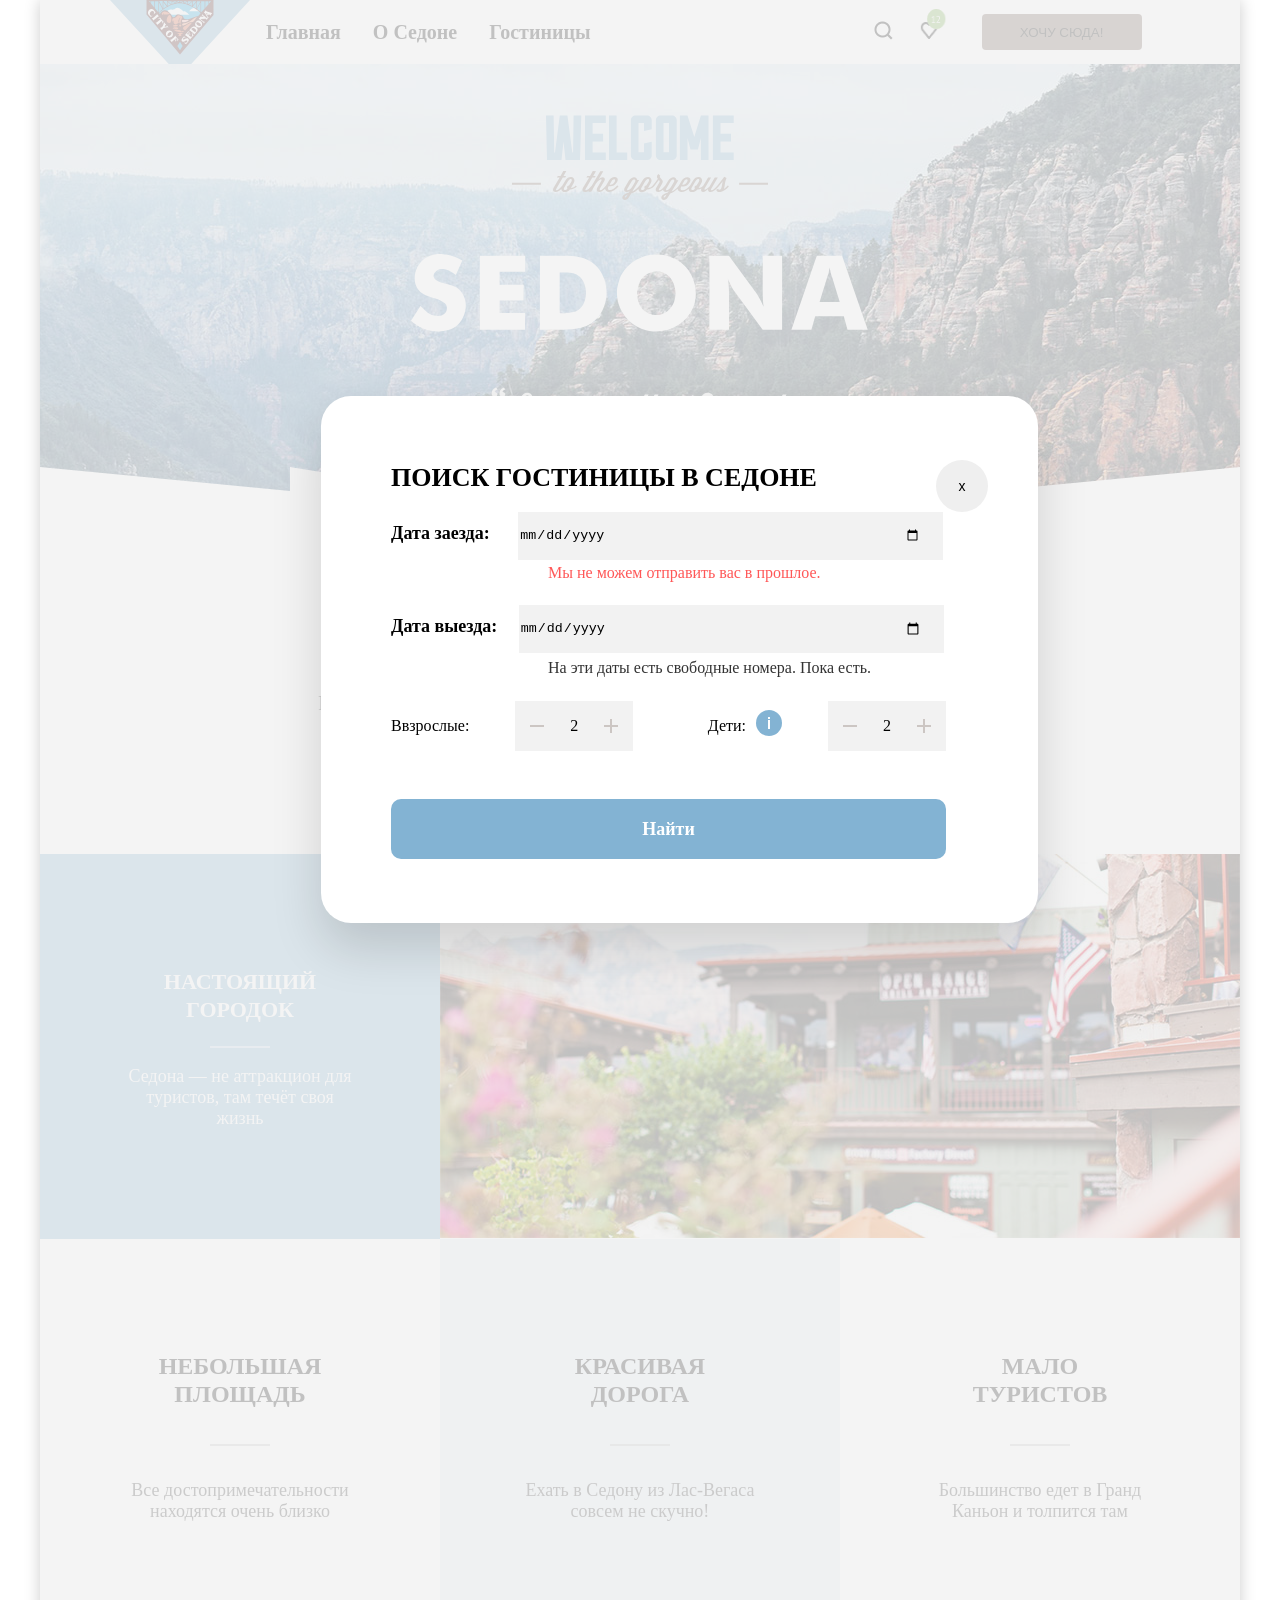
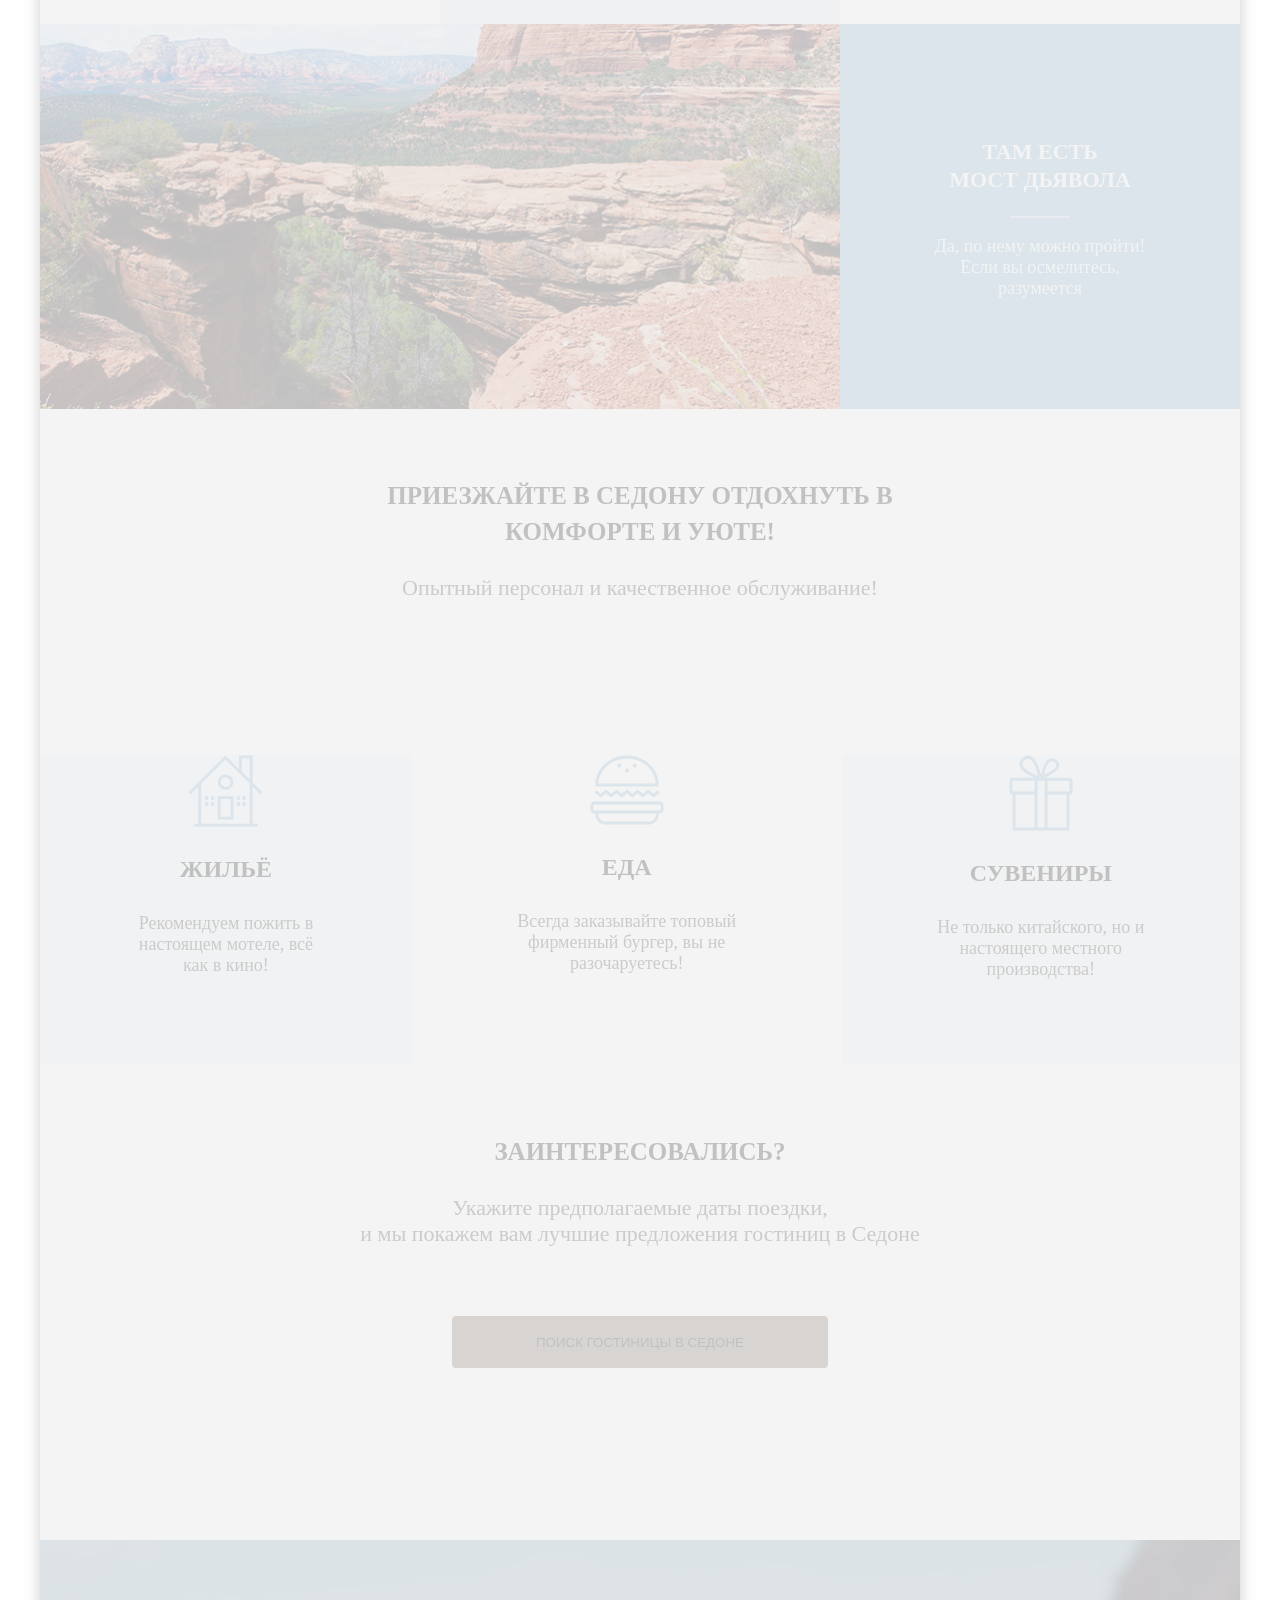
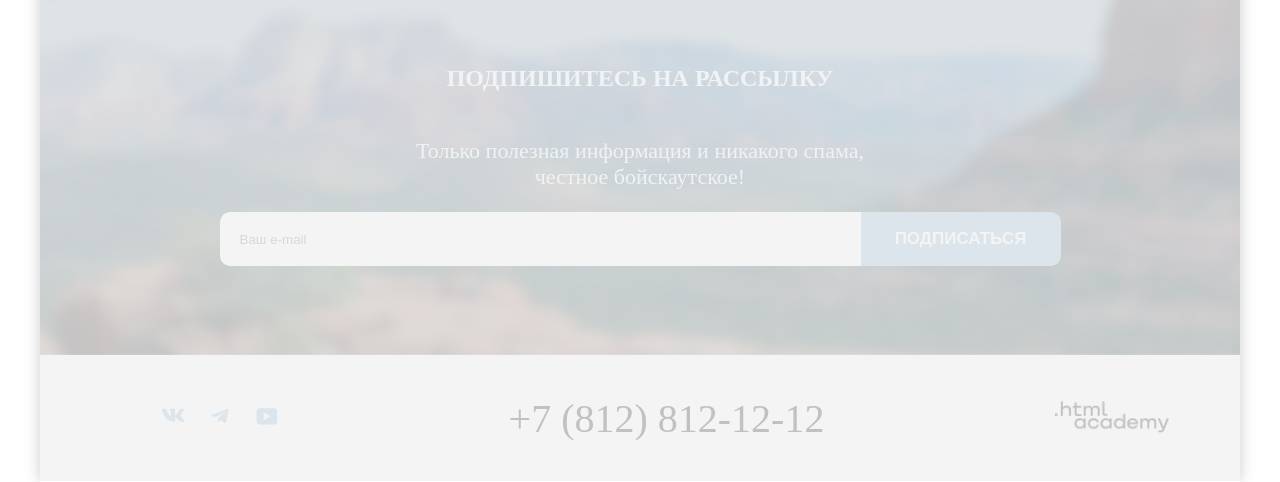
<file: index.html>
<!DOCTYPE html>
<html lang="ru">
  <head>
    <meta charset="utf-8">
    <title>HTML Academy: Седона</title>
    <link rel="stylesheet" href="styles/styles.css">
    <link rel="icon" type="image/png" sizes="32x32" href="images/favicon-32x32.png">
  </head>
  <body>
      <header class="page-header">
        <a class="logo-city-of-sedona"><img src="images/logo.svg" width="140"  height="70" alt="Логотип сайта городка Седона"></a>
        <div class="navigation">
          <div class="navigation-block">
          <ul class="navigation-list">
            <li class="navigation-item"><a class="navigation-link" href="index.html">Главная</a></li>
            <li class="navigation-item"><a class="navigation-link" href="#">О Седоне</a></li>
            <li class="navigation-item"><a class="navigation-link" href="catalog.html">Гостиницы</a></li>
          </ul>
          </div>
          <div class="navigation-block">
            <a class="navigation-link-search" href="#">
              <span class="visually-hidden">Поиск</span>
              <img src="images/Поиск.png" width="44"  height="64" alt="Поиск">
            </a>
            <a class="navigation-link-like" href="#">
              <span class="visually-hidden">Избранное</span>
              <img src="images/Избранное.png" width="40"  height="64" alt="Избранное">
            </a>

        </div>
        <button class="button button-header"  type="submit">ХОЧУ СЮДА!</button>
      </header>
    <main class="main-index">
      <section class="hero">
        <h1 class="visually-hidden">Седона</h1>

      <div class="welcome">
        <img class="welcome-img" src="images/welcome.svg" width="458"  height="352" alt="Welcome to the gorgeous Sedona, becouse the Grand Canyon sucks!">
        <img class="divider" src="images/divider.png" width="1200"  height="57" alt="Лесенка на главной картинке">
      </div>

      </section>

      <div class="info">
        <h2 class="introductory-heading">Седона — небольшой городок в Аризоне, заслуживающий большего!</h2>
        <p class="introductory-text">Рассмотрим причины, по которым Седона круче, чем Гранд-Каньон!</p>
      </div>
    <div class="grid">
      <section class="the-town">
      <div class="real-tow">
        <h3 class="maine-text">НАСТОЯЩИЙ ГОРОДОК</h3>
        <img class="strip" src="images/Rectangle.png" alt="Полоска">
        <p class="text">Седона — не аттракцион для туристов, там течёт своя жизнь</p>
      </div>
        <img src="images/house.jpg" width="800"  height="384" alt="Фото отеля">
      </section>

      <section class="advantages">
        <h2 class="visually-hidden">Преимущества</h2>
        <ul class="advantages-list">
          <li class="advantages-item">
            <h3 class="advantages-title">Небольшая площадь</h3>
            <img class="strip-center" src="images/Rectangle.png" alt="Полоска">
            <p class="advantages-description text">Все достопримечательности находятся очень близко</p>
          </li>
          <li class="advantages-item advantages-item-color">
            <h3 class="advantages-title">Красивая дорога</h3>
            <img class="strip-center" src="images/Rectangle.png" alt="Полоска">
            <p class="advantages-description text">Ехать в Седону из Лас-Вегаса совсем не скучно!</p>
          </li>
          <li class="advantages-item">
            <h3 class="advantages-title">Мало туристов</h3>
            <img class="strip-center" src="images/Rectangle.png" alt="Полоска">
            <p class="advantages-description text">Большинство едет в Гранд Каньон и толпится там</p>
          </li>
        </ul>
      </section>

      <section class="devils-bridge">
        <img src="images/red-gargeous.jpg" width="800"  height="385" alt="Фото каньёна">
      <div class="bridge">
        <h3 class="maine-text">Там есть мост дьявола</h3>
        <img class="strip" src="images/Rectangle.png" alt="Полоска">
        <p class="text">Да, по нему можно пройти! Если вы осмелитесь, разумеется</p>
      </div>
      </section>
    </div>
      <div class="info">
        <h2 class="introductory-heading">Приезжайте в Седону отдохнуть в комфорте и уюте!</h2>
        <p class="introductory-text">Опытный персонал и качественное обслуживание!</p>
      </div>
      <section class="still-advantages">
        <h2 class="visually-hidden">Преимущества</h2>
        <ul class="still-advantages-list">
          <li class="advantages-item">
            <img src="images/Vector-house.svg" width="75"  height="72" alt="Иконка дома">
            <h3 class="still-advantages-title">Жильё</h3>
            <p class="advantages-description">Рекомендуем пожить в настоящем мотеле, всё как в кино!</p>
          </li>
          <li class="advantages-item advantages-item-food">
            <img src="images/food.svg" width="74"  height="70" alt="Иконка гамбургера">
            <h3 class="still-advantages-title">Еда</h3>
            <p class="advantages-description">Всегда заказывайте топовый фирменный бургер, вы не разочаруетесь!</p>
          </li>
          <li class="advantages-item">
            <img src="images/Vector-gift.svg" width="64"  height="76" alt="Иконка подарка">
            <h3 class="still-advantages-title">Сувениры</h3>
            <p class="advantages-description">Не только китайского, но и настоящего местного производства!</p>
          </li>
        </ul>
      </section>

      <div class="info-search">
        <h2 class="introductory-heading">Заинтересовались?</h2>
        <p class="introductory-text">Укажите предполагаемые даты поездки,<br> и мы покажем вам лучшие предложения гостиниц в Седоне</p>
        <button class="button button-search-hotel" type="submit">ПОИСК ГОСТИНИЦЫ В СЕДОНЕ</button>
      </div>

      <section class="photo-newsletter">
      <div class="newsletter">
        <h2 class="text-newsletter introductory-heading-newsletter">Подпишитесь на рассылку</h2>
        <p class="text-newsletter introductory-text-newsletter">Только полезная информация и никакого спама,<br> честное бойскаутское!</p>
      <form class="newsletter-form" action="https://echo.htmlacademy.ru/" method="post">
          <label for="newsletter-email" class="visually-hidden">Email</label>
          <input class="field"  placeholder="Ваш e-mail" type="email" name="newsletter-email" id="newsletter-email" required>
          <button class="button button-newsletter" type="submit">Подписаться</button>
      </form>
    </div>
      </section>

      <footer class="page-footer">
        <section class="footer-social">
            <h2 class="visually-hidden">Социальные сети</h2>
            <ul class="footer-social-list">
              <li class="footer-social-item vk">
                <a class="button" href="https://vk.com/htmlacademy">
                  <img src="images/VK.svg" width="24"  height="14" alt="В контакте">
                  <span class="visually-hidden vkontakte">Вконтакте</span>
                </a>
              </li>
              <li class="footer-social-item telegramm">
                <a class="button" href="https://t.me/htmlacademy">
                  <img src="images/TELEGRAMM.svg" width="18"  height="15" alt="Телеграм">
                  <span class="visually-hidden">Телеграм</span>
                </a>
              </li>
              <li class="footer-social-item">
                <a class="button" href="https://www.youtube.com/user/htmlacademyru">
                  <img src="images/YOUTUBE.svg" width="22"  height="17" alt="Ютуб">
                  <span class="visually-hidden">Ютуб</span>
                </a>
              </li>
            </ul>
          </section>

          <section class="contacts-number">
          <h3 class="telephone-number">+7 (812) 812-12-12</h3>
        </section>

        <div class="footer-link">
          <a class="button" href="https://htmlacademy.ru/"><img src="images/HTML-Academy.png" width="114"  height="32" alt="Html academy"></a>
        </div>
        </footer>
      </main>

    <section class="popover-container">
    <div class="popover active">
    <div class="popover-cart">
      <div class="header-popover">
        <h2 class="popover-title">ПОИСК ГОСТИНИЦЫ В СЕДОНЕ</h2>
        <button class="popover-close-button button button-light">x
          <span class="visually-hidden">Закрыть</span>
        </button>
      </div>
      <form action="#">
        <div class="form-group">
          <label for="check" class="date_check">
            Дата заезда:
          </label>
          <input type="date" id="check" class="check" name="check" placeholder="27 апреля 2020">
          <p class="form-group-text-red">Мы не можем отправить вас в прошлое.</p>
        </div>
        <div class="form-group">
          <label for="check" class="date_check">
            Дата выезда:
          </label>
          <input type="date" id="check" class="check check_oute" name="check" placeholder="1 сентября 2023">
          <p class="form-group-text-black">На эти даты есть свободные номера. Пока есть.</p>
        </div>
        <div class="form-group people">
          <div class="people_people">
            <span class="adults">Ввзрослые:</span>
            <section class="counter">
            <img src="images/button-minus.svg" alt="минус">
            <p class="counter_number">2</p>
            <img src="images/button-plus.svg" alt="плюс">
            </section>
          </div>
          <div class="people_people">
            <span class="children">Дети:</span>
            <span  class="tooltip" data-tooltip="Укажите количество детей, которые будут с вами, возраст которых от 6 до 18 лет. Дети до 6 лет размещаются бесплатно.">
              <img src="images/Group 20.svg" class="footnote" alt="сноска i">
            </span>
            <section class="counter_last">
            <img src="images/button-minus.svg" alt="минус">
            <p class="counter_number">2</p>
            <img src="images/button-plus.svg" alt="плюс">
            </section>
          </div>


        </div>
        <button class="popover-button">Найти</button>
      </form>
    </div>
  </div>
</section>




    <!-- <p>Репозиторий создан для обучения на профессиональном онлайн‑курсе «<a href="https://htmlacademy.ru/intensive/htmlcss">HTML и CSS. Профессиональная вёрстка сайтов</a>».</p> -->

  </body>
</html>
</file>
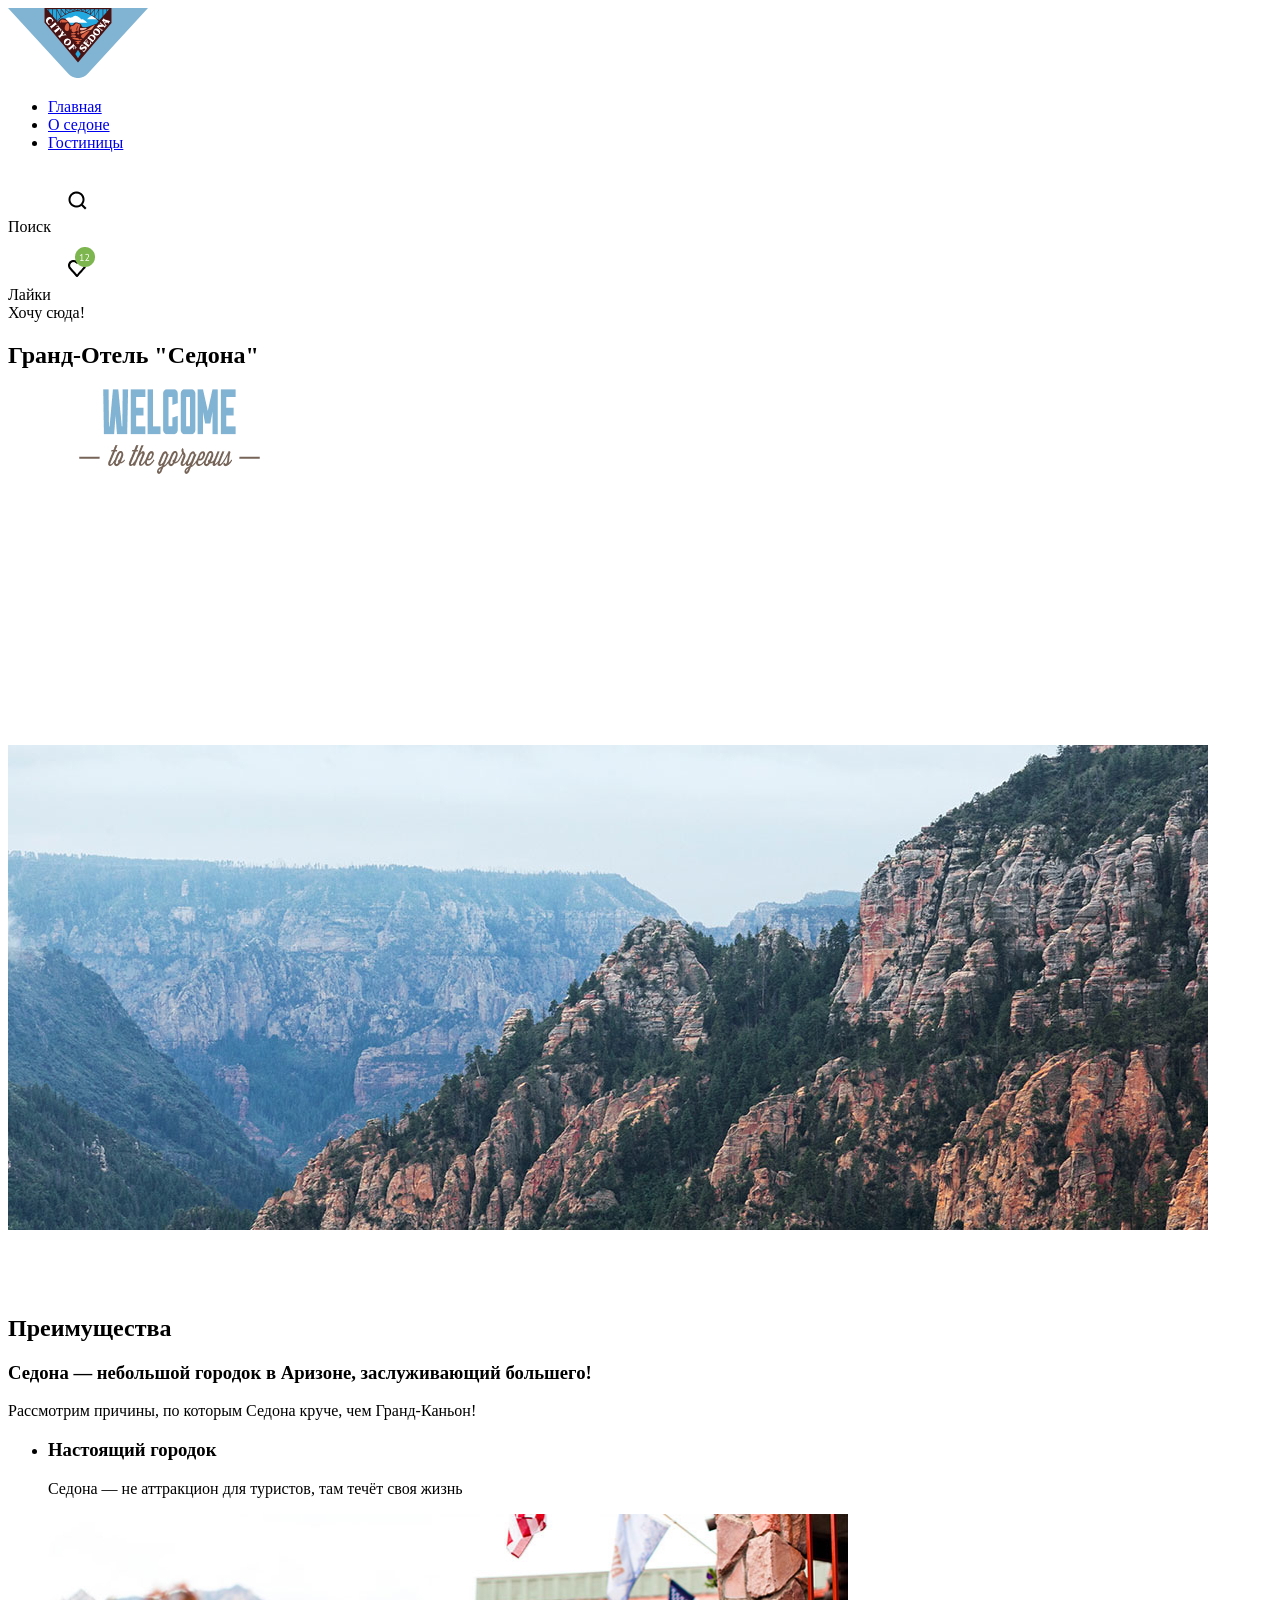
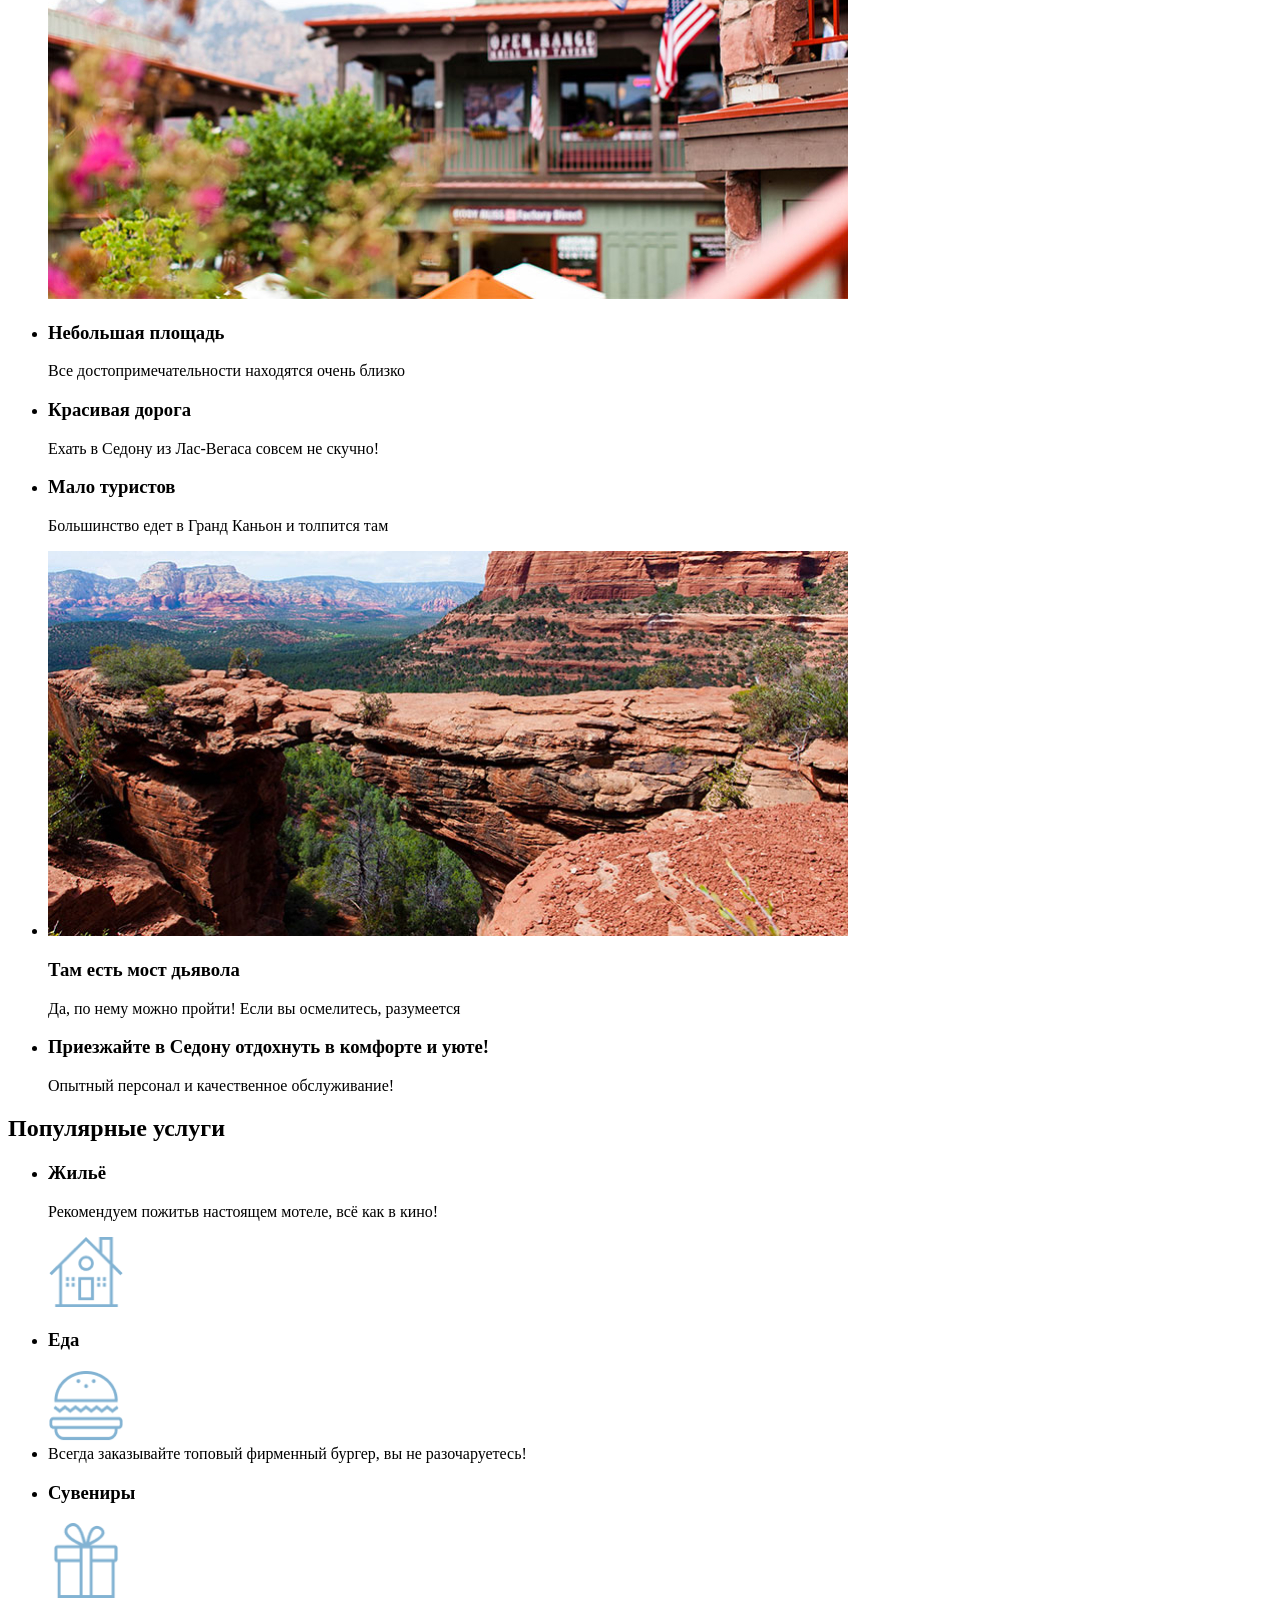
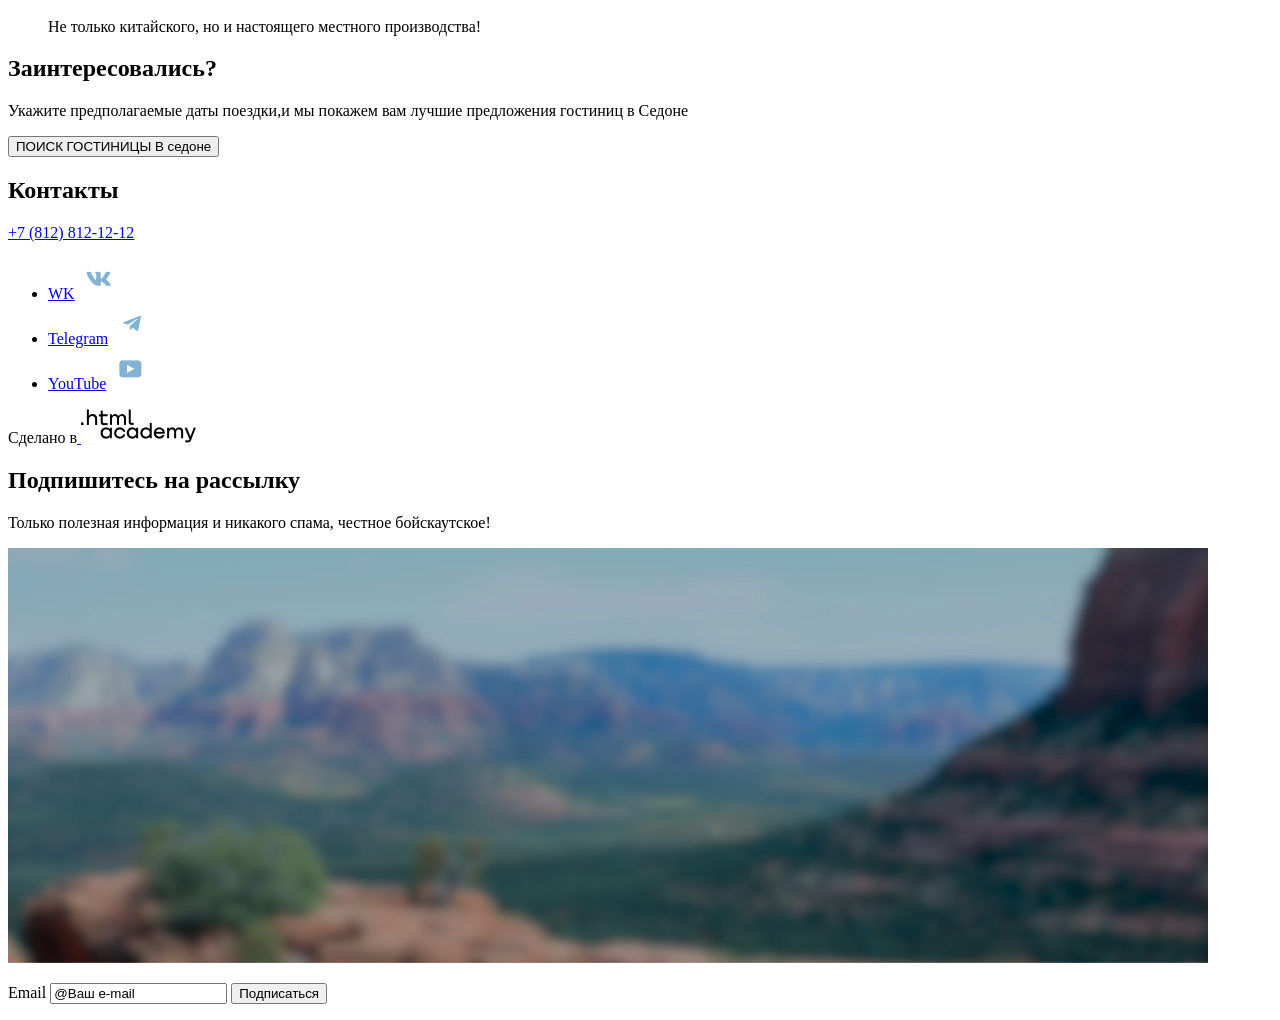
<file: master/index.html>
<!DOCTYPE html>
<html lang="ru">

<head>
	<meta charset="utf-8">
	<title>Главная | Sedona | HTML Academy </title>
	<meta name="viewport" content="width=device-width, initial-scale=1.0">
	<link rel="stylesheet" href="./styles/styles.css">
  <base href="https://htmlacademy-htmlcss.github.io/2180225-sedona-36/master/">
</head>
<body>
	<!-- Начните размечать главную страницу здесь -->
	<header class="page-header">
		<img class="logo" src="/icons/logo.svg" alt="Логотип городка 'Седона'" 	<nav class="navigation">
			<ul class="navigation-list">
				<li class="navigation-item">
					<a class="navigation-link" href="index.html">Главная</a>
				</li>
				<li class="navigation-item">
				<a class="navigation-link" href="#">О седоне</a>
				</li>
				<li class="navigation-item">
					<a class="navigation-link" href="catalog.html">Гостиницы</a>
				</li>
			</ul>
	</nav>

	<div class="navigation-user">
		<div class="navigation-user-link">
			<span class="visibility-hidden">Поиск</span>
		<img src="/images/search.png" alt="Поиск" width="search.png" height="">
		</div>
		<div class="navigation-user-link">
			<span class="visibility-hidden">Лайки</span>
		<img src="/images/liks.png" alt="Поиск" width="" height="">
		</div>
		<div class="navigation-user-link">
			<span class="visibility-hidden">Хочу сюда!</span>
		</div>
	</div>

	</header>

<main class="main-index">
	<section class="hero">
		<h1 class="visibility-hidden">Гранд-Отель "Седона"</h1>
		<img src="images/welcome.jpg" widht="323" height="352"alt="Логотип городка Седона">
		<img src="images/index-background.jpg" widht="1200" height="485"alt="Горный пейзаж">
		<img src="images/divider.png" widht="1200" height="57"alt="Горный пейзаж">
	</section>



<section class="advantages">
	<h2 class="visually-hidden">Преимущества</h2>

	<h3>Седона — небольшой городок в Аризоне,
		заслуживающий большего!</h3>
<p>Рассмотрим причины, по которым Седона круче, чем Гранд-Каньон!</p>
    <ul class="advantages-list">
	  <li class="advantages-item">
   		<h3>Настоящий городок</h3>
		<p class="advantages-description">Седона — не аттракцион для туристов, там течёт своя жизнь</p>
		<img src="images/photo-1.jpg" widht="800" height="385" alt="Улицы в Седоне">
	  </li>
     <li class="advantages-item">
    	<h3 class="advantages-title">Небольшая площадь</h3>
		<p>Все достопримечательности  находятся очень близко</p>
	</li>
     <li class="advantages-item">
    <h3 class="advantages-title">Красивая дорога</h3>
		<p class="advantages-description">Ехать в Седону из Лас-Вегаса совсем не скучно!</p>
	</li>
		<li class="advantages-item">
		<h3 class="advantages-title">Мало туристов</h3>
	<p>Большинство едет в Гранд Каньон и толпится там</p>
   </li>

	<li class="advantages-item">
	<img src="images/photo-2.jpg" width="800" height="385" alt="Мост дьявола">
	<h3 class="advantages-title">Там есть мост дьявола</h3>
	<p class="advantages-description">Да, по нему можно пройти! Если вы осмелитесь, разумеется</p>
   </li>

	<li class="advantages-item">
	<h3 class="visually-hidden">Приезжайте в Седону отдохнуть в комфорте и уюте!

	</h3>
<p class="advantages-description">Опытный персонал и качественное обслуживание!

</p>
</li>
</ul>
		</section>
		<section class="services">
			<h2 class="services-title">Популярные услуги</h2>
			<ul class="services-list">
				<li class="services-item">

					<h3 class="services-name">Жильё</h3>
					<p class="services-price">Рекомендуем пожитьв настоящем мотеле,
						всё как в кино!</p>
						<img src="images/Advantage-icon.png" width="75" height="72" alt="Дом">
					</li>

						<li class="services-item">
				    <h3 class="services-name">Еда</h3>
			<img src="images/1Advantage-icon.png" width="75" height="72" alt="Бургер">
					<li class="services-price">Всегда заказывайте
						топовый фирменный бургер, вы не разочаруетесь!
						</li>
						<li class="services-item">
						<h3 class="services-name">Сувениры</h3>
						<img src="images/2Advantage-icon.png" width="75" height="72" alt="Подарочная коробка">
					<p class="services-price">Не только китайского,
						но и настоящего местного производства!
						</p>
					</li>
				</ul>
			</section>
        <section class="appointment">
						<h2 class="appointment-title">Заинтересовались?</h2>
						<p>Укажите предполагаемые даты поездки,и мы покажем вам лучшие предложения гостиниц в Седоне</p>
						<form class="appointment-form" action="https://echo.htmlacademy.ru" method="post">
<button class="button" type="submit">ПОИСК ГОСТИНИЦЫ В седоне</button>
							</label>
						</form>
		</section>


 <section class="appointment">
	<section class="footer-contacts">
		<h2 class="visually-hidden">Контакты</h2>
		<adress class="footer-contacts-adress-phone">
		<a class="footer-contacts-adress-phone" href="tel:+78128121212">+7 (812) 812-12-12</a>
		</adress>
		<ul class="footer-social-list">
			<li class="footer-social-item"><a class="button" href="https://vk.com/htmlacademy">
				<span class="visually-hidden">WK</span><img src="images/social-vk.png" alt="WK">
			</a></li>

		<li class="footer-social-item"><a class="button" href="https://t.me/htmlacademy">
			<span class="visually-hidden">Telegram</span><img src="images/social-telegram.png" alt="Telegram">
		</a></li>

		<li class="footer-social-item"><a class="button" href="https://www.youtube.com/htmlacademy">
			<span class="visually-hidden">YouTube</span><img src="images/social-youtube.png" alt="YouTube">
		</a></li>
		</ul>
		<p class="visually-hidden">Сделано в<a class="htmlacademy-link" href="https://htmlacademy.ru/">
			<img src="images/logo_htmlacademy.png" alt="Логотип htmlacademy">
		</a></p>
		<h2 class="page-title">Подпишитесь на рассылку</h2>
			<p>Только полезная информация и никакого спама, честное бойскаутское!</p>
			<img class="image" src="images/Subscribe.png" alt="">
<form class="newsletter-form" action="https://echo.htmlacademy.ru/" method="post">
	<p class="newsletter-email">
	<label for="newsletter-email"><span class="visibility-hidden">Email</span></label>
	<input class="field" placecholder="email@example.com" type="email" name="newsletter-email" id="newsletter-email" required value="@Ваш e-mail">
	<button class="button-newsletter-button" type="submit">Подписаться</button>

</form>
</section>
	</section>



</body>
</html>
</file>
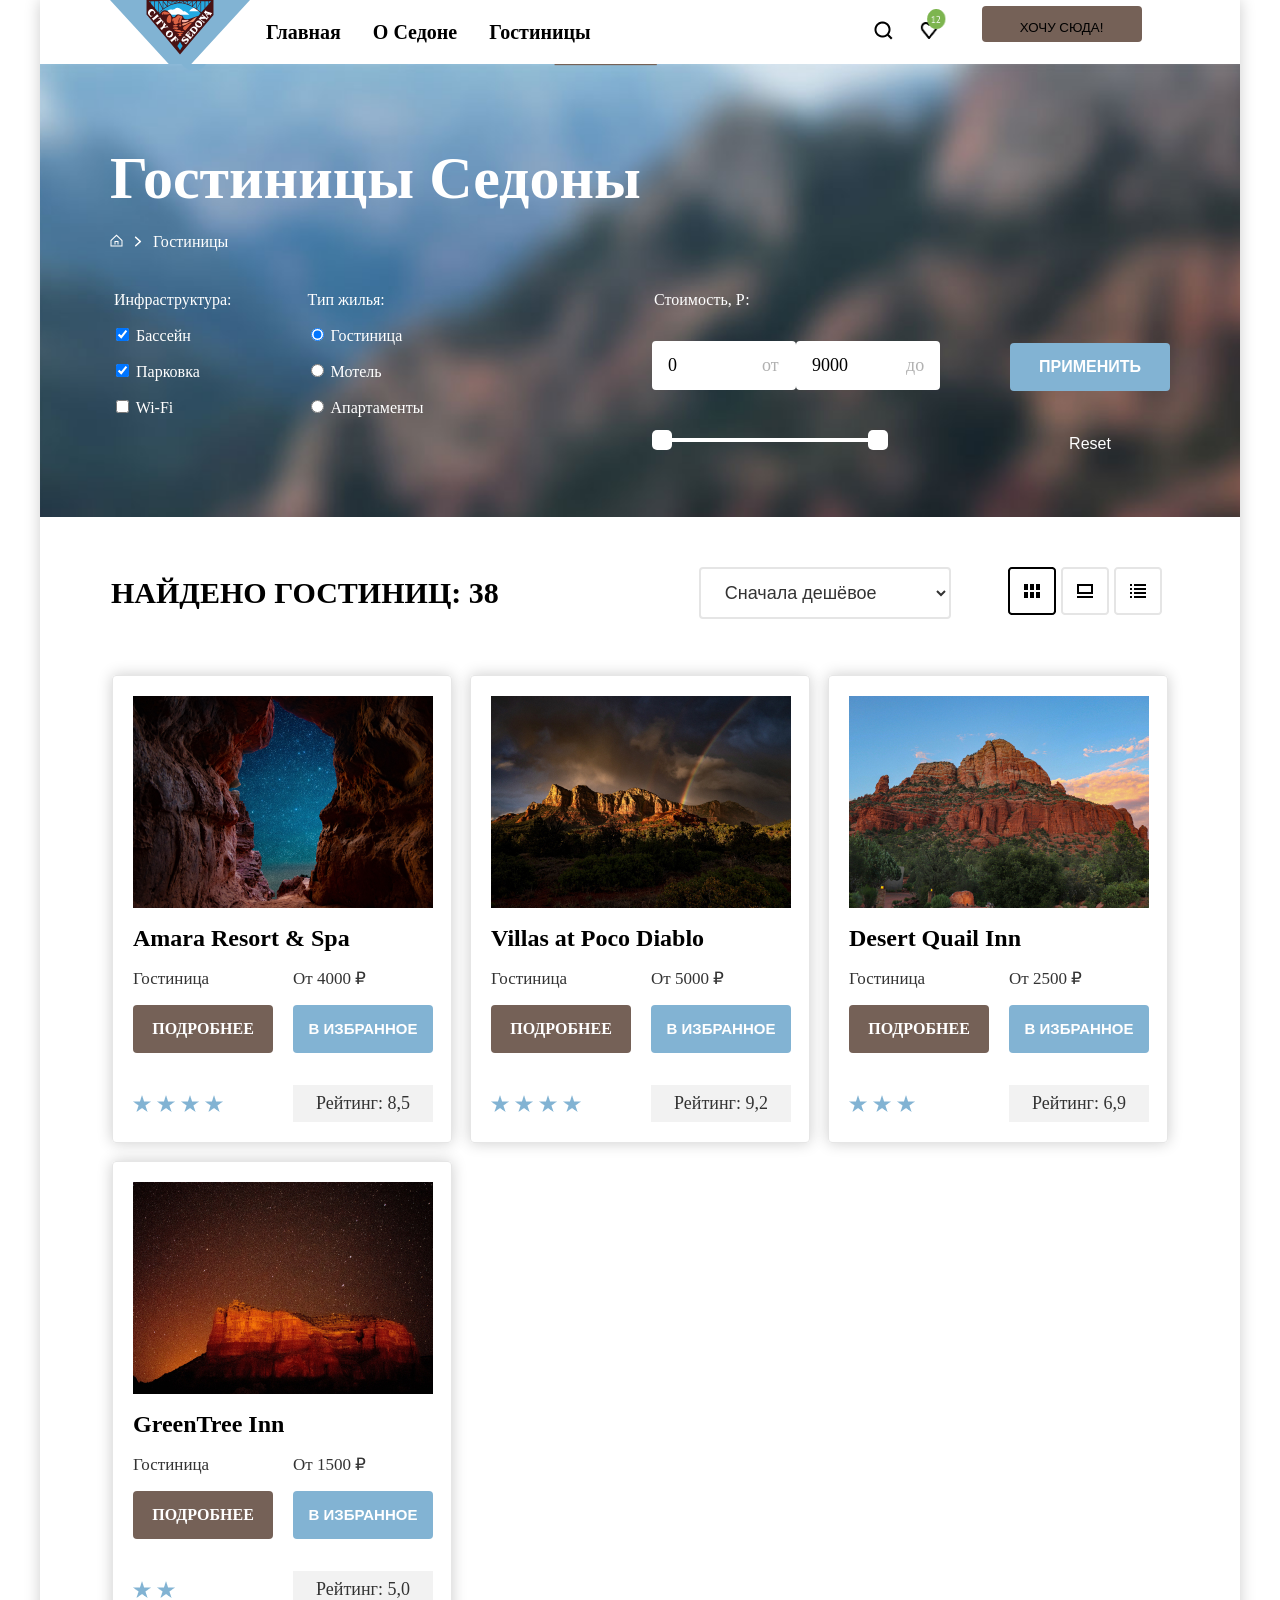
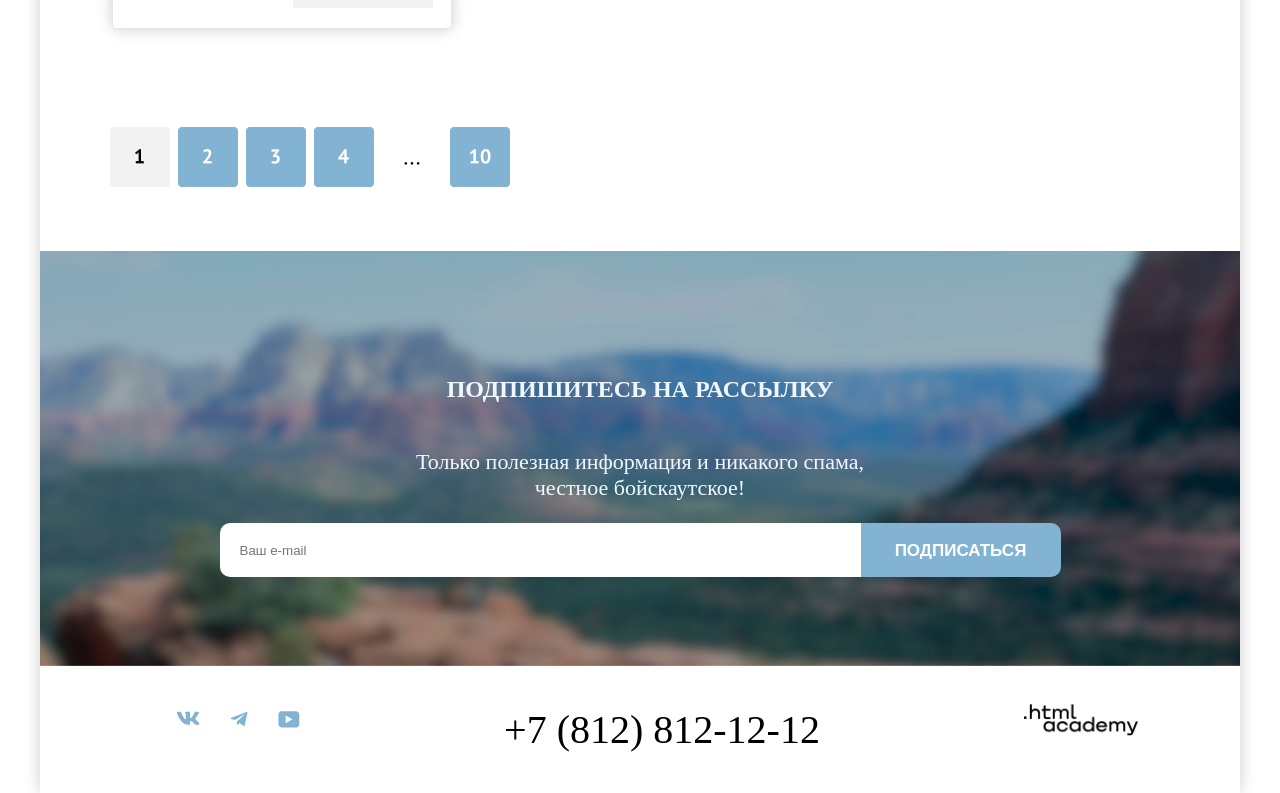
<file: catalog.html>
<!DOCTYPE html>
<html lang="ru">
  <head>
    <meta charset="utf-8">
    <title>HTML Academy: Седона</title>
    <link rel="stylesheet" href="styles/styles.catalog.css">
    <link rel="icon" type="image/png" sizes="32x32" href="images/favicon-32x32.png">
  </head>
  <body>
      <header class="page-header">
        <a class="logo-city-of-sedona"><img src="images/logo.svg" width="140"  height="70" alt="Логотип сайта городка Седона"></a>
        <div class="navigation">
          <div class="navigation-block">
          <ul class="navigation-list">
            <li class="navigation-item"><a class="navigation-link" href="index.html">Главная</a></li>
            <li class="navigation-item"><a class="navigation-link" href="#">О Седоне</a></li>
            <li class="navigation-item"><a class="navigation-link" href="catalog.html">Гостиницы</a></li>
          </ul>
          </div>
          <div class="navigation-block">
            <a class="navigation-link-search" href="#">
              <span class="visually-hidden">Поиск</span>
              <img src="images/Поиск.png" width="44"  height="64" alt="Поиск">
            </a>
            <a class="navigation-link-like" href="#">
              <span class="visually-hidden">Избранное</span>
              <img src="images/Избранное.png" width="40"  height="64" alt="Избранное">
            </a>
          </div>
            <button class="button button-header"  type="submit">ХОЧУ СЮДА!</button>

        </div>

      </header>

    <main>
      <div>
        <div class="main-inner">
        <header class="inner-header">
            <h1 class="inner-header-title">Гостиницы Седоны</h1>
            <ul class="breadcrumbs">
                <li class="breadcrumbs-item">
                  <a class="visually-hidden breadcrumbs-link" href="index.html">Главная</a>
                  <img src="images/house.svg" alt=" иконка домой">
                </li>
                <li class="breadcrumbs-item">
                  <img src="images/arrow.svg" alt="стрелочка в право">
                </li>
                <li class="breadcrumbs-item">
                  <a class="breadcrumbs-link">Гостиницы</a>
                </li>
              </ul>
        </header>

          <section class="catalog-products">
            <h2 class="visually-hidden">Список товаров с фильтрами</h2>
              <form class="catalog-filter" action="https://echo.htmlacademy.ru/" method="get">
                <div class="catalog-filter-first-element">
                  <fieldset class="catalog-filter-group">
                    <legend class="catalog-filter-title">Инфраструктура:</legend>
                    <ul class="catalog-filter-list">
                        <li class="catalog-filter-item">
                            <label class="control">
                                <input class="control-input" type="checkbox" name="swimming-pool" checked>

                        Бассейн
                      </label>
                    </li>
                    <li class="catalog-filter-item">
                      <label class="control">
                        <input class="control-input" type="checkbox" name="parking-space" checked>

                        Парковка
                      </label>
                    </li>
                    <li class="catalog-filter-item">
                        <label class="control">
                          <input class="control-input" type="checkbox" name="Wi-Fi">

                          Wi-Fi
                        </label>
                      </li>
                    </ul>
                  </fieldset>

                <fieldset class="catalog-filter-group">
                    <legend class="catalog-filter-title">Тип жилья:</legend>
                    <ul class="catalog-filter-list">
                        <li class="catalog-filter-item">
                          <label class="control">
                            <input class="control-input" type="radio" name="hotel" value="hotel" checked>

                            Гостиница
                          </label>
                        </li>
                        <li class="catalog-filter-item">
                          <label class="control">
                            <input class="control-input" type="radio" name="motel" value="motel">

                            Мотель
                          </label>
                        </li>
                        <li class="catalog-filter-item">
                          <label class="control">
                            <input class="control-input" type="radio" name="Apartments" value="Apartments">

                            Апартаменты
                          </label>
                        </li>
                      </ul>
                </fieldset>
                </div>

                <div class="catalog-filter-second-element">
                  <fieldset class="catalog-filter-group">
                    <legend class="catalog-filter-title title-range">
                      Стоимость, Р:
                    </legend>

                    <div class="range-price-container">
                      <div class="cost-field">
                        <label for="cost-min" class="range-price">от</label>
                        <input class="range-input range-input-left" type="number" id="cost-min" name="cost" value="0">
                      </div>
                      <div class="cost-field">
                        <label for="cost-max" class="range-price">до </label>
                        <input class="range-input range-input-right" type="number" id="cost-max" name="cost" value="9000">
                      </div>
                    </div>

                    <div class="range-scale">
                      <div class="range-bar">
                        <button class="range-toggle toggle-min">
                          <span class="visually-hidden">Изменить минимальную цену.</span>
                        </button>
                        <button class="range-toggle toggle-max">
                          <span class="visually-hidden">Изменить максимальную цену.</span>
                        </button>
                      </div>
                    </div>
                  </fieldset>
                  <div class="catalog-filter-buttons">
                    <button class="button button-second" type="submit">
                      Применить
                    </button>
                    <label class="reset">
                      <input type="reset" class="control-input control-input-reset" name="reset">
                    </label>
                  </div>
                </div>

              </form>
            </section>
      </div>

      <section class="catalog-sorting">
        <div class="catalog-sorting-container">
          <h2 class="sorting-title visually-hidden">Сортировка</h2>
          <p class="catalog-sorting-text">Найдено гостиниц: 38</p>
            <select class="select-control" aria-label="Сортировка">
                <option value="popular">Сначала дешёвое</option>
                <option value="cheap">Сначала популярное</option>
                <option value="expensive">Сначала дорогое</option>
              </select>
            <div class="button-view-container">
              <a class="button-grid" href="index.html">
                <span class="visually-hidden">Показать сетку</span>
                <img src="images/setka.png" alt="показать сетку">
              </a>
              <a class="button-cards" href="index.html">
                <span class="visually-hidden">Показать карточки</span>
                <img src="images/kartochki.png" alt="показать карточки">
              </a>
              <a class="button-list" href="index.html">
                <span class="visually-hidden">Показать список</span>
                <img src="images/spisok.png" alt="показать список">
              </a>
            </div>
          </div>
      </section>
          <section class="catalog">
            <ul class="product-list">
              <li class="product-card">
                  <img class="product-card-image" src="images/Amara-Resort-&-Spa.png" width="300"  height="212" alt="Каньён">
                  <h3 class="product-card-title">Amara Resort & Spa</h3>
                <p class="product-card-name">Гостиница</p>
                <p class="product-card-price">От 4000 ₽</p>
                  <a href="#" class="button button-basic hotel-description-link hotel-card-button" type="submit">подробнее</a>
                  <button class="button-favourites button" type="submit">в избранное</button>
                  <img src="images/Звёзды-4.png" alt="Звезды-рейтинг">
                  <p class="hotel-card-rating hotel-card-rating-text">Рейтинг: 8,5</p>
              </li>

              <li class="product-card">
                    <img class="product-card-image" src="images/Villas-at-Poco-Diablo.jpg" width="300"  height="212" alt="Горы и радуга">
                    <h3 class="product-card-title">Villas at Poco Diablo</h3>
                <b class="product-card-name">Гостиница</b>
                <b class="product-card-price">От 5000 ₽</b>
                  <a href="#" class="button button-basic hotel-description-link hotel-card-button" type="submit">подробнее</a>
                  <button class="button-selected button" type="submit">в избранное</button>
                  <img src="images/Звёзды-4.png" alt="Звезды-рейтинг">
                  <p class="hotel-card-rating hotel-card-rating-text">Рейтинг: 9,2</p>
              </li>

              <li class="product-card">
                    <img class="product-card-image" src="images/Desert-Quail-Inn.jpg" width="300"  height="212" alt="Горы на рассвете">
                    <h3 class="product-card-title">Desert Quail Inn</h3>
                <b class="product-card-name">Гостиница</b>
                <b class="product-card-price">От 2500 ₽</b>
                  <a href="#" class="button button-basic hotel-description-link hotel-card-button" type="submit">подробнее</a>
                  <button class="button-favourites button" type="submit">в избранное</button>
                  <img src="images/Звёзды-3.png" alt="Звезды-рейтинг">
                  <p class="hotel-card-rating hotel-card-rating-text">Рейтинг: 6,9</p>
              </li>

              <li class="product-card">
                  <img class="product-card-image" src="images/GreenTree-Inn.jpg" width="300"  height="212" alt="Горы на закате">
                  <h3 class="product-card-title">GreenTree Inn</h3>
                  <b class="product-card-name">Гостиница</b>
                  <b class="product-card-price">От 1500 ₽</b>
                <a href="#" class="button button-basic hotel-description-link hotel-card-button" type="submit">подробнее</a>
                <button class="button-favourites button" type="submit">в избранное</button>
                <img src="images/Звёзды-2.png" alt="Звезды-рейтинг">
                <p class="hotel-card-rating hotel-card-rating-text">Рейтинг: 5,0</p>
              </li>
            </ul>
          </section>
            <div class="pagination-container">
                <img src="images/Пагинация.png"   height="60" alt="Страницы пагинация">
            </div>
          </div>
        </main>
            <section class="photo-newsletter">
              <div class="newsletter">
                <h2 class="text-newsletter introductory-heading-newsletter">Подпишитесь на рассылку</h2>
                <p class="text-newsletter introductory-text-newsletter">Только полезная информация и никакого спама,<br> честное бойскаутское!</p>
              <form class="newsletter-form" action="https://echo.htmlacademy.ru/" method="post">
                  <label for="newsletter-email" class="visually-hidden">Email</label>
                  <input class="field"  placeholder="Ваш e-mail" type="email" name="newsletter-email" id="newsletter-email" required>
                  <button class="button button-newsletter" type="submit">Подписаться</button>
              </form>
            </div>
              </section>


              <footer class="page-footer">
                <section class="footer-social">
                    <h2 class="visually-hidden">Социальные сети</h2>
                    <ul class="footer-social-list">
                      <li class="footer-social-item vk">
                        <a class="button button-footer" href="https://vk.com/htmlacademy">
                          <img src="images/VK.svg" width="24"  height="14" alt="В контакте">
                          <span class="visually-hidden vkontakte">Вконтакте</span>
                        </a>
                      </li>
                      <li class="footer-social-item telegramm">
                        <a class="button button-footer" href="https://t.me/htmlacademy">
                          <img src="images/TELEGRAMM.svg" width="18"  height="15" alt="Телеграм">
                          <span class="visually-hidden">Телеграм</span>
                        </a>
                      </li>
                      <li class="footer-social-item">
                        <a class="button button-footer" href="https://www.youtube.com/user/htmlacademyru">
                          <img src="images/YOUTUBE.svg" width="22"  height="17" alt="Ютуб">
                          <span class="visually-hidden">Ютуб</span>
                        </a>
                      </li>
                    </ul>
                  </section>

                  <section class="contacts-number">
                  <h3 class="telephone-number">+7 (812) 812-12-12</h3>
                </section>

                <div class="footer-link">
                  <a class="button" href="https://htmlacademy.ru/"><img src="images/HTML-Academy.png" width="114"  height="32" alt="Html academy"></a>
                </div>
                </footer>

          </body>
        </html>
</file>
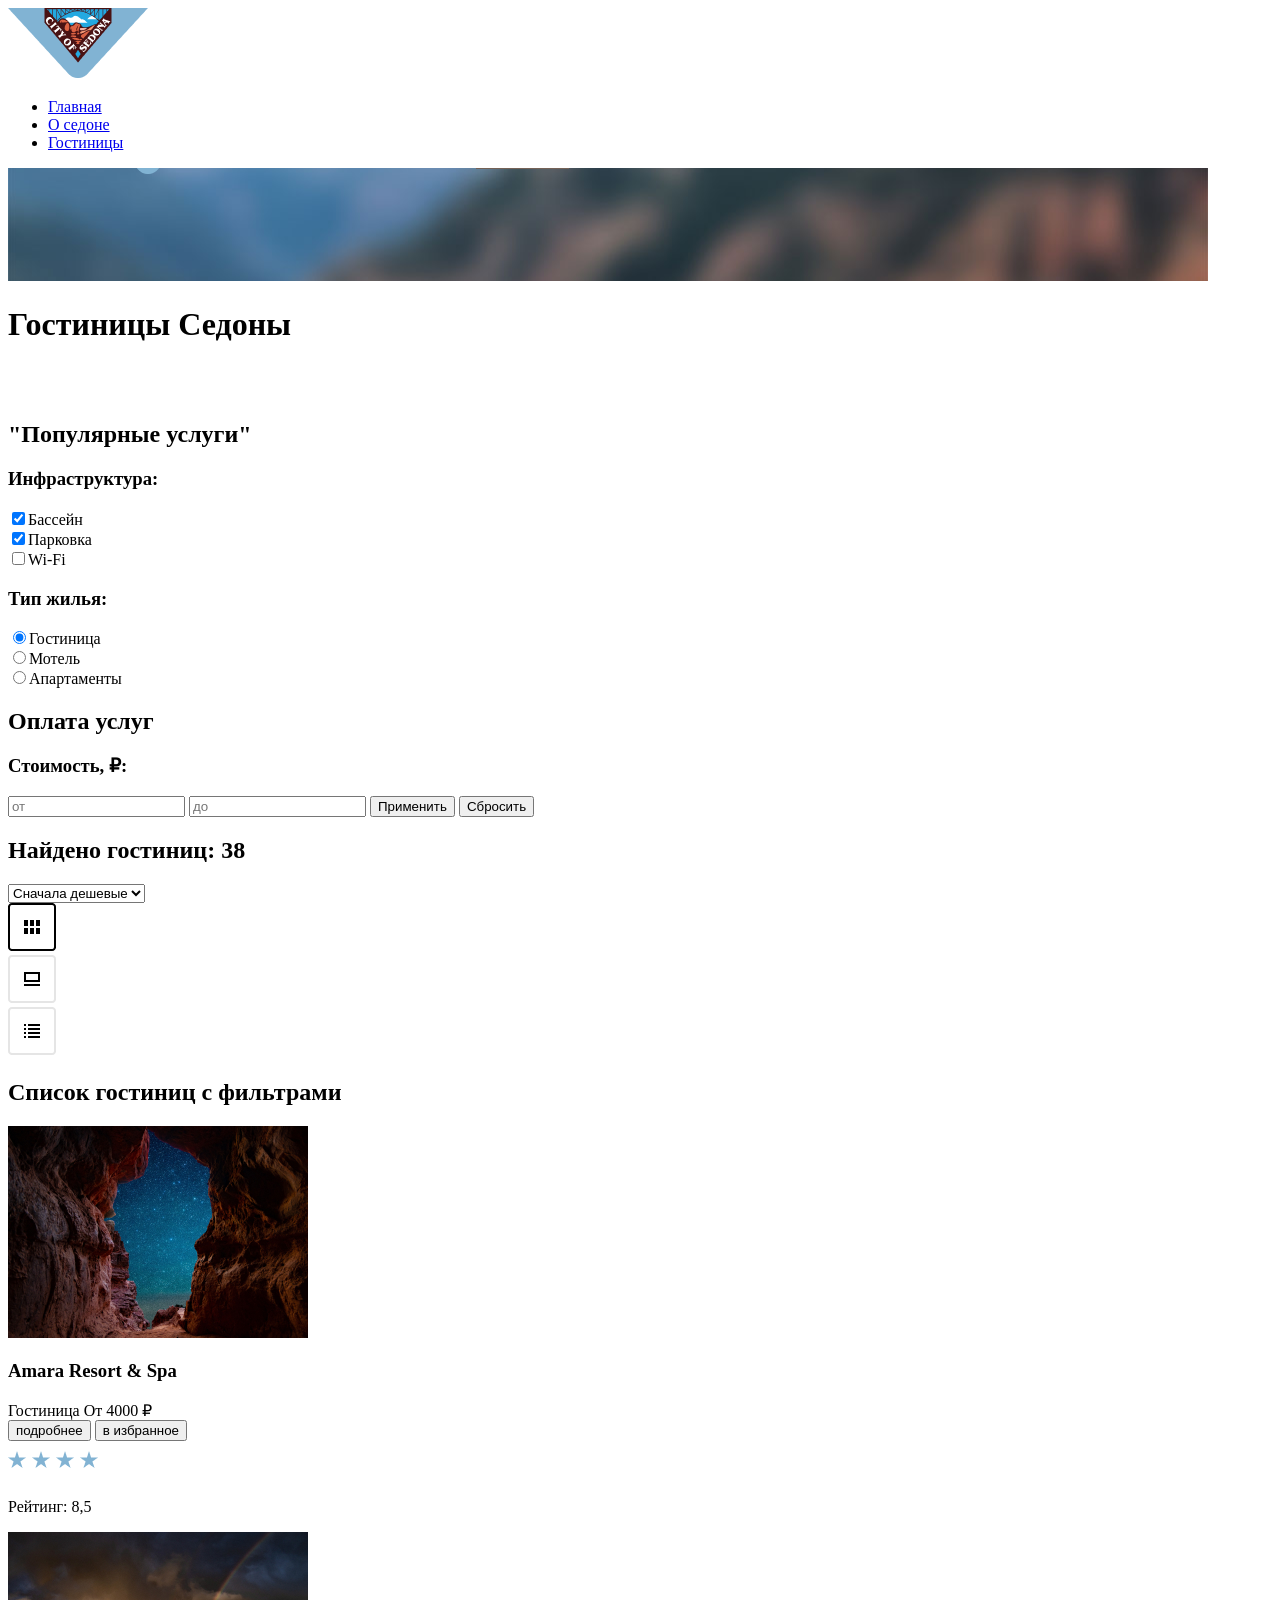
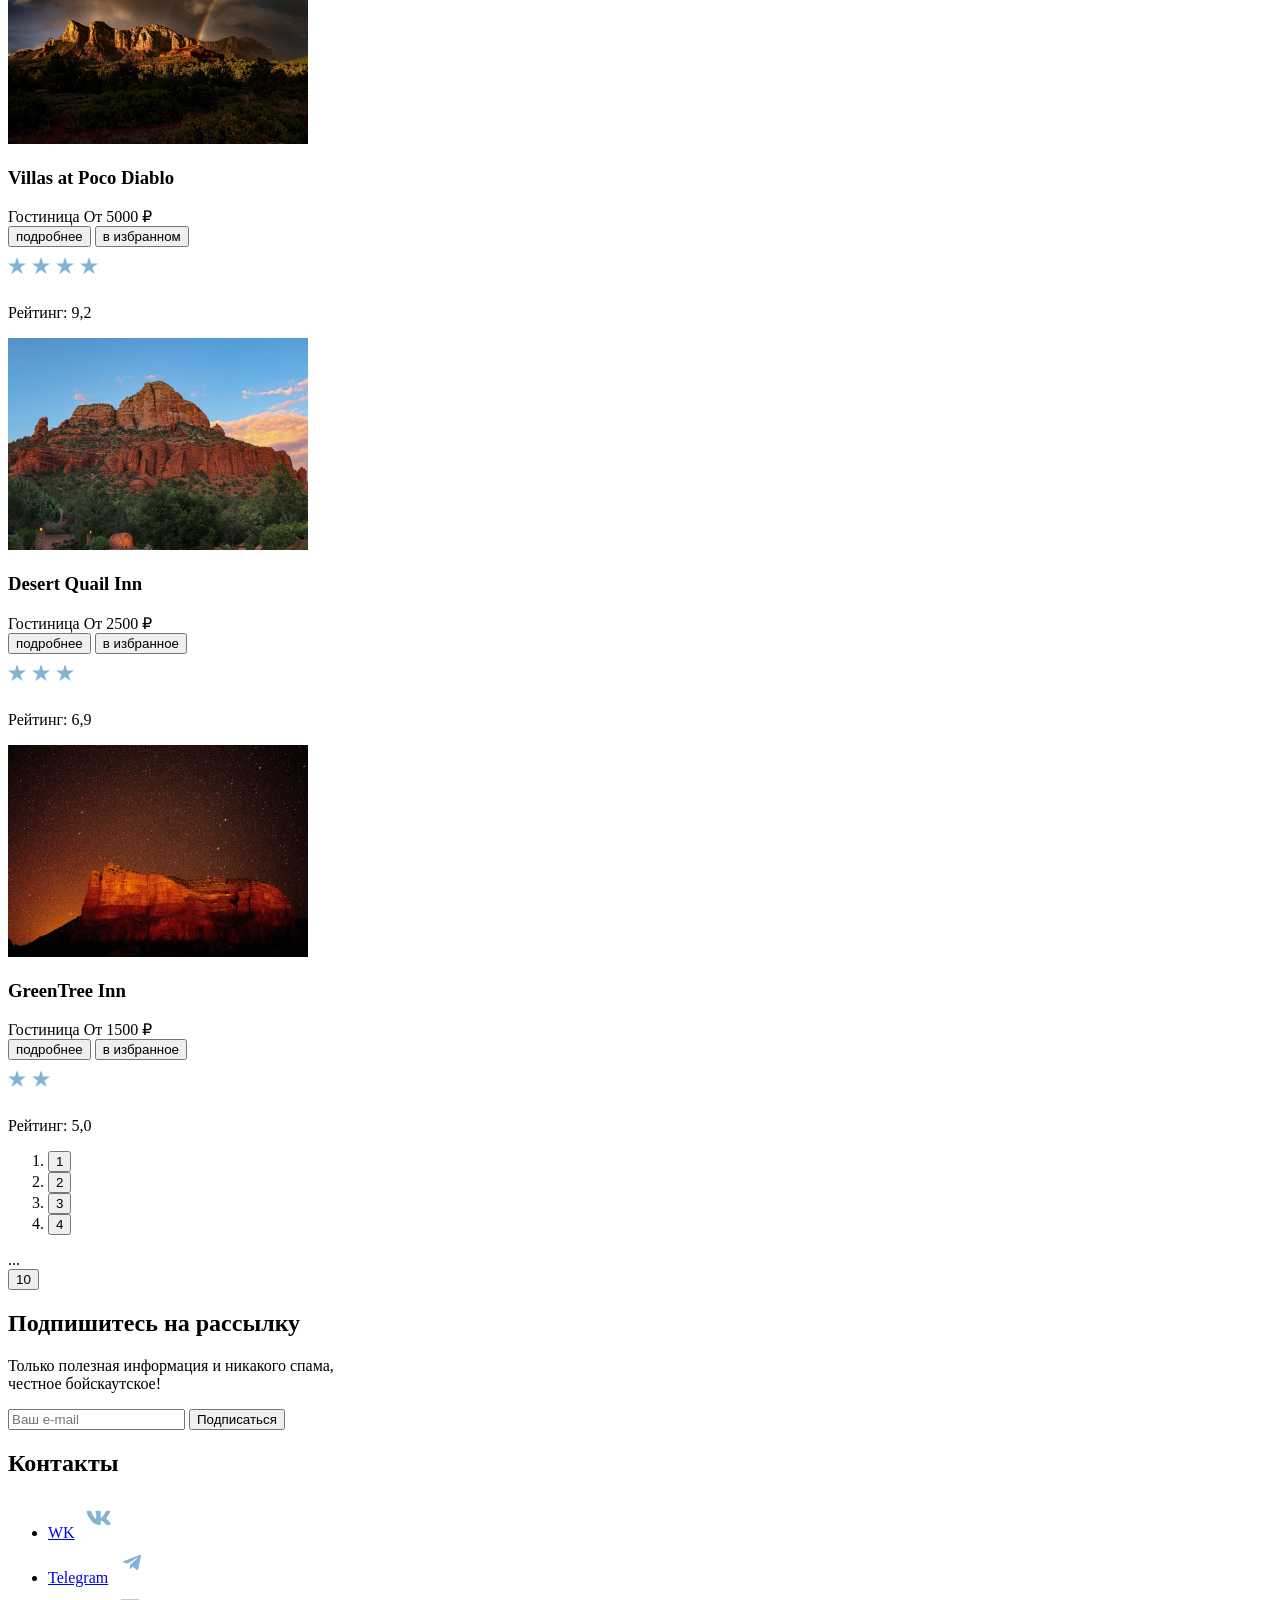
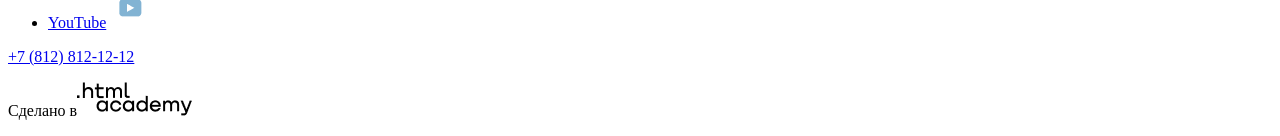
<file: master/catalog.html>
<!DOCTYPE html>
<html lang="ru">
<head>
	<meta charset="utf-8">
	<title>Каталог | Sedona | HTML Academy </title>
	<meta name="viewport" content="width=device-width, initial-scale=1.0">
	<link rel="stylesheet" href="./styles/styles.css">
  <base href="https://htmlacademy-htmlcss.github.io/2180225-sedona-36/master/">
</head>
<body>
	<header class="page-header">
	<a class="novigation-logo" href="index.html">
			<img class="logo" src="images/logo.png" alt="Логотип городка 'Седона'">
	  </a>
	  <nav class="navigation">
		<ul class="navigation-list">
			<li class="navigation-item">
				<a class="navigation-link" href="index.html">Главная</a>
			</li>
			<li class="navigation-item">
			<a class="navigation-link" href="#">О седоне</a>
			</li>
			<li class="navigation-item">
				<a class="navigation-link" href="catalog.html">Гостиницы</a>
			</li>
		</ul>
</nav>
</header>
<main class="main-inner">
	<img src="images/Фильтр.png" widht="1200" height="485"alt="Горный пейзаж">
<header class="inner-header">
	<h1
	class="inner-header-title">Гостиницы Седоны</h1>
	<img src="images/breadcrumbs.jpg" width="13" height="15" alt ="Дом">
	</header>
 <section class="catalog-services">
	<h2 class="visually-hidden">"Популярные услуги"</h2>
	<h3>Инфраструктура:</h3>
	<label for="">
		<input type="checkbox" name="subscribe" checked />Бассейн<br>
	</label>
	<label for="">
		<input type="checkbox" name="subscribe" checked>Парковка<br>
	</label>
		<label for="">
			<input type="checkbox" name="subscribe">Wi-Fi<br>
		</label>


 </section>
<section class="catalog-services">
	<h3>Тип жилья:</h3>

<form action="https://echo.htmlacademy.ru/" method="post">
<label>
    <input type="radio" name="question-one" checked>Гостиница
</label><br>

<label>
	<input type="radio" name="question-one">Мотель
</label><br>

<label>
	<input type="radio" name="question-one">Апартаменты
</label>
</form>
</section>
<section class="catalog-services">
	<h2 class="visually-hidden">Оплата услуг</h2>
	<h3>Стоимость, ₽:</h3>
<form action="https://echo.htmlacademy.ru/courses" method="post">
<label>
	<input type="text" name="amount" placeholder="от">
</label>
<label>
	<input type="text" name="amount" placeholder="до">
</label>
<label>
	<input type="submit" value="Применить">
</label>
<label>
	<input type="submit" value="Сбросить">
</label>
</form>
<section class="select-control">
	<h2>Найдено гостиниц: 38</h2>
<select class="select-control" aria-label="Сортировка">
	<option value="cheap">Сначала дешевые</option>
</select>
<div class="button" name="search">
	<img src="images/View.png" alt="1">
</div>
<div>
	<img src="images/2View.png" alt="2">
</div>
<div>
	<img src="images/3View.png" alt="3">
</div>
</section>
<div class="catalog-products">
  <h2 class="visually-hidden">Список гостиниц с фильтрами</h2>
  <div class="cataliog-prioduct">
	<img src="images/hotel-1.jpg"  widht="300" height="212" alt="Выход из пещеры">
	<h3 class="product-card-title">Amara Resort & Spa</h3>
	<div class="product-card-description">
		<span>Гостиница</span>
		<span>От 4000 ₽</span>
	</div>
<button class="product-card-button">подробнее</button>
<button class="product-card-button2">в избранное</button>
<div class="product-card-rating">
	<img src="images/4-1Звёзды.png" alt="четыре звезды">
	<p>Рейтинг: 8,5</p>
</div>
  </div>

  <div class="cataliog-prioduct">
	<img src="images/hotel-2.jpg"  widht="300" height="212" alt="Горный пейзаж на грозовом небосводе">
	<h3 class="product-card-title">Villas at Poco Diablo</h3>
	<div class="product-card-description">
		<span>Гостиница</span>
		<span>От 5000 ₽</span>
	</div>
<button class="product-card-button">подробнее</button>
<button class="product-card-button2">в избранном</button>
<div class="product-card-rating">
	<img src="images/4Звёзды.png" alt="четыре звезды">
	<p>Рейтинг: 9,2</p>
</div>
  </div>
  <div class="cataliog-prioduct">
	<img src="images/hotel-3.jpg"  widht="300" height="212" alt="Вершина горы">
	<h3 class="product-card-title">Desert Quail Inn</h3>
	<div class="product-card-description">
		<span>Гостиница</span>
		<span>От 2500 ₽</span>
	</div>
<button class="product-card-button">подробнее</button>
<button class="product-card-button2">в избранное</button>
<div class="product-card-rating">
	<img src="images/Звёзды.png" widht="140" heihgt="37" alt="Три звезды">
	<p>Рейтинг: 6,9</p>
</div>
  </div>
  <div class="cataliog-prioduct">
	<img src="images/hotel-4.jpg"  widht="300" height="212" alt="Вершина горы на фоне звездного неба">
	<h3 class="product-card-title">GreenTree Inn</h3>
	<div class="product-card-description">
		<span>Гостиница</span>
		<span>От 1500 ₽</span>
	</div>
<button class="product-card-button">подробнее</button>
<button class="product-card-button2">в избранное</button>
<div class="product-card-rating">
	<img src="images/2Звёзды.png" alt="Две звезды">
	<p>Рейтинг: 5,0</p>
</div>
  </div>
<ol class="slider-pagination">
	<li class="slider-pagination-item">
		<button class="slider-pagination-button slider-pagination-button-current" type="button">
			<span class="visually-hidden">1</span>
		</button>
	</li>

	<li class="slider-pagination-item">
		<button class="slider-pagination-button slider-pagination-button-current" type="button">
			<span class="visually-hidden">2</span>
		</button>
	</li>

	<li class="slider-pagination-item">
		<button class="slider-pagination-button slider-pagination-button-current" type="button">
			<span class="visually-hidden">3</span>
		</button>
	</li>

	<li class="slider-pagination-item">
		<button class="slider-pagination-button slider-pagination-button-current" type="button">
			<span class="visually-hidden">4</span>
		</button>
	</li>
</ol>
<span class="visually-hidden">...</span>
<div class="slider-pagination-item">
<button class="slider-pagination-button slider-pagination-button-current" type="button">
<span class="visually-hidden">10</span>
</button>
<section class="newsletter">
<h2 class="page-footer-title">Подпишитесь на рассылку</h2>
<p>Только полезная информация и никакого спама,<br> честное бойскаутское!</p>
<form class="newsletter-form" action="https://echo.htmlacademy.ru/" method="post">
<label for="newsletter-email">
<input class="field" placeholder="Ваш e-mail" type="email" name="newsletter-email" id="newsletter-email" required></label>
<button class="button-newsletter-button" type="submit">Подписаться</button>


</div>
</div>
</section>
		</main>
	<footer class="page-footer">
			<section class="footer-contacts">
				<h2 class="visually-hidden">Контакты</h2>
				<ul class="footer-social-list">
					<li class="footer-social-item"><a class="button" href="https://vk.com/htmlacademy">
						<span class="visually-hidden">WK</span><img src="images/social-vk.png" alt="WK">
					</a></li>

				<li class="footer-social-item"><a class="button" href="https://t.me/htmlacademy">
					<span class="visually-hidden">Telegram</span><img src="images/social-telegram.png" alt="Telegram">
				</a></li>

				<li class="footer-social-item"><a class="button" href="https://www.youtube.com/htmlacademy">
					<span class="visually-hidden">YouTube</span><img src="images/social-youtube.png" alt="YouTube">
				</a></li>
				</ul>
				<adress class="footer-contacts-adress-phone">
				<a class="footer-contacts-adress-phone" href="tel:+78128121212">+7 (812) 812-12-12</a>
				</adress>
				<p class="about-text">Сделано в<a class="htmlacademy-link" href="https://htmlacademy.ru/"><img src="/images/logo_htmlacademy.png" alt="Логотип 'html-academy'"></a></p>
			</section>

	</footer>
</body>
</html>
</file>
<file: styles/styles.css>
@font-face{
    font-family: 'PT Sans';
    scr: url(../fonts/ptsans-400.woff2) format("woff2");
    font-weight: 400;
    font-style: normal;
}
@font-face{
    font-family: 'PT Sans Bold';
    scr: url(../fonts/ptsans-700.woff2) format("woff2");
    font-weight: 700;
    font-style: normal;
}


body{
    display: flex;
flex-direction: column;
align-items: flex-start;
padding: 0;
margin: 0;
max-width: 1200px;
background: #FFFFFF;
box-shadow: 0 0 15px rgba(0, 0, 0, 0.2);

margin-left: auto;
margin-right: auto;
}



.page-header{
    display: flex;
    flex-direction: row;
    justify-content: space-between;
    max-width: 1200px;
    background: #FFFFFF;
    height: 64px;
}
.navigation{
    display: flex;
    flex-direction: row;
    justify-content: center;
    padding: 0;
    align-items: center;
    height: 64px;
}
.logo-city-of-sedona{

    margin-left: 70px;
}
.navigation-list{
    display: flex;
flex-direction: row;
align-items: center;
padding: 0;


height: 64px;
list-style: none;
}
.navigation-item{
    display: flex;
flex-direction: row;
justify-content: center;
align-items: center;
padding: 20px 16px;
}
.visually-hidden{
    visibility: hidden;
    display: none;
}
.navigation-link{
    font-family: 'PT Sans';
font-style: normal;
font-weight: 700;
font-size: 20px;
line-height: 24px;
color: #000000;
text-decoration: none;
}
.button-header{
width: 160px;
height: 36px;
background: #756157;
border-radius: 4px;
margin-right: 70px;
margin-left: 33px;
border-style: none;
}
.navigation-link-search{
    margin-left: 254px;
    text-decoration: none;
}

.popover{
    display: none;

}
.popover.active{
    display: block;
    position: absolute;
    top: 396px;
    margin-left: 281px;
}
.popover::after {
    content: "";
    background-color: #000000;
    opacity: 0.45;
    position: absolute;
}

.popover-cart{
    display: flex;
flex-direction: column;
align-items: flex-start;
padding: 64px 70px;
background: #FFFFFF;
box-shadow: 0 25px 50px rgba(0, 0, 0, 0.15);
    border-radius: 30px;

}

.popover-container{
    position: absolute;
    background-color: rgba(242, 242, 242, 0.8);
    width: 1200px;
    height: 3681px;
}

.header-popover{
    height: 52px;
    width: 577px;
    position: relative;
}
.popover-close-button{
    width: 52px;
    height: 52px;
    border-radius: 50%;
    border: none;
    font-size: 14px;
    color: #000000;
    position: absolute;
    right: -20px;
    top: 0;
}
.check{
    width: 402px;
height: 48px;
background-color: #F2F2F2;
padding-right: 22px;
margin-left: 24px;
border-style: none;
}
.check_oute{
margin-left: 17px;
}
.form-group-text-red{
    margin: 0;
    margin-left: 157px;
    color: #FF5757;
    margin-bottom: 23px;
    margin-top: 4px;
}
.form-group-text-black{
    margin: 0;
    margin-left: 157px;
    color: #333333;
    margin-bottom: 23px;
    margin-top: 4px;
    font-family: 'PT Sans';
font-style: normal;
font-weight: 400;
font-size: 16px;
line-height: 21px;
}
.date_check{
    font-family: 'PT Sans';
font-style: normal;
font-weight: 700;
font-size: 18px;
line-height: 24px;
}
.popover-title{
    margin: 0;
    font-family: 'PT Sans';
font-weight: 700;
font-size: 26px;
line-height: 36px;
color: #000000;
}
.people{
    display: flex;
    flex-wrap: nowrap;
    justify-content: space-between;
}
.people_people{
    display: flex;
    flex-wrap: wrap;
    justify-content: space-between;
    align-items: center;
}
.counter{
    display: flex;
    flex-wrap: wrap;
    justify-content: space-between;
    align-items: center;
    background-color: #F2F2F2;;
    padding-left: 12px;
    padding-right: 12px;
}
.counter_last{
    display: flex;
    flex-wrap: wrap;
    justify-content: space-between;
    align-items: center;
    background-color: #F2F2F2;;
    padding-left: 12px;
    padding-right: 12px;
    margin-left: 46px;
}
.counter_number{
    margin-left: 23px;
    margin-right: 23px;
}
.adults{
    margin-right: 46px;
}
.popover-button{
    cursor: pointer;
    width: 555px;
height: 60px;
margin-top: 48px;
background: #83B3D3;
border-radius: 10px;
font-family: 'PT Sans';
font-style: normal;
font-weight: 700;
font-size: 18px;
line-height: 24px;
color: #FFFFFF;
border-style: none;
}


.footnote{
    margin: 0;
    margin-left: 10px;
}
.tooltip{
    font-family: 'PT Sans';
font-style: normal;
font-weight: 400;
font-size: 14px;
line-height: 20px;
color: #FFFFFF;
}

.tooltip::after {
	background: #333333;
	box-shadow: 0 15px 30px rgba(0, 0, 0, 0.3);
    border-radius: 10px;
	color: #FFF;
	content: attr(data-tooltip);
	margin-top: -24px;
	opacity: 0;
	padding: 3px 7px;
	position: absolute;
	visibility: hidden;
	transition: all 0.4s ease-in-out;
    padding: 15px 18px 18px 22px;
    transform: translateX(-45%)translateY(50px);
}
.tooltip:hover::after {
	opacity: 1;
	visibility: visible;
}

.welcome{
    background-image: url(../images/head.jpg);
    padding-top: 51px;
    display: flex;
    flex-direction: column;
    align-items: center;
    background-repeat: no-repeat;
}
.info{
width: 1200px;
height: 261px;
left: 0;
top: 485px;
}
.introductory-heading{
    font-family: 'PT Sans';
font-style: normal;
font-weight: 700;
font-size: 25px;
line-height: 36px;
margin-left: 290px;
margin-right: 290px;
margin-top: 69px;
margin-bottom: 25px;
text-align:center;
text-transform: uppercase;

}
.introductory-text{
    font-family: 'PT Sans';
    font-style: normal;
    font-weight: 400;
    font-size: 22px;
    line-height: 26px;
    margin: 25px 274px 69px 274px;
}
.strip{
    width: 60px;
height: 2px;
background: rgba(255, 255, 255, 0.3);
}
.strip-center{
    width: 60px;
height: 2px;
background: rgba(0, 0, 0, 0.3);
}
.grid{
    display: grid;
    grid-template-rows: repeat(3, 385px);
}
.the-town{
    display: grid;
    grid-template-columns: 400px 800px;
}
.real-tow{
    display: flex;
flex-direction: column;
justify-content: center;
align-items: center;
background: #82B3D3;
}
.maine-text{
    font-family: 'PT Sans';
font-style: normal;
font-weight: 700;
font-size: 22px;
line-height: 28px;
width: 185px;
height: 56px;
text-align: center;
text-transform: uppercase;
color: #FFFFFF;
}
.text{
    font-family: 'PT Sans';
font-style: normal;
font-weight: 400;
font-size: 18px;
line-height: 21px;
text-align: center;
color: #FFFFFF;
margin-left: 85px;
margin-right: 85px;
}
.advantages-list{
    display: grid;
    grid-template-columns: 400px 400px 400px;
    padding: 0;
    margin: 0;
}
.devils-bridge{
    display: grid;
    grid-template-columns: 800px 400px;
}
.bridge{
    display: flex;
    flex-direction: column;
    justify-content: center;
    align-items: center;
    background: #82B3D3;
}
.advantages-description{
    color: #333333;
}
.advantages-item{
    list-style: none;
    text-align: center;
}
.advantages-item-color{
    background: rgba(131, 179, 211, 0.2);
    height: 385px;
}
.advantages-title{
    font-family: 'PT Sans';
font-style: normal;
font-weight: 700;
font-size: 24px;
line-height: 28px;
text-align: center;
text-transform: uppercase;
color: #000000;
width: 175px;
height: 56px;
margin-left: 112.5px;
margin-top: 112.5px;
}
.introductory-text{
    font-family: 'PT Sans';
font-style: normal;
font-weight: 400;
font-size: 22px;
line-height: 26px;
text-align: center;
color: #333333;
}


.still-advantages-list{
    display: flex;
padding: 0;
background: rgba(131, 179, 211, 0.12);
}
.advantages-item-food{
    background-color: #FFFFFF;
}

.still-advantages-title{
    font-family: 'PT Sans';
font-style: normal;
font-weight: 700;
font-size: 24px;
line-height: 28px;
text-align: center;
text-transform: uppercase;
color: #000000;
}
.advantages-description{
    font-family: 'PT Sans';
font-style: normal;
font-weight: 400;
font-size: 18px;
line-height: 21px;
text-align: center;
color: #333333;
margin: 30px 85px 85px 85px;
}
.info-search{
    width: 1200px;
height: 406px;
}
.button-search-hotel{
    display: flex;
flex-direction: row;
justify-content: center;
align-items: center;
padding: 8px 50px;
gap: 10px;
position: absolute;
width: 376px;
height: 52px;
background: #756157;
border-radius: 4px;
margin-left: 412px;
border-style: none;
}
.photo-newsletter{
    display: flex;
flex-direction: column;
justify-content: center;
align-items: center;
background-image: url(../images/Subscribe.png);
width: 1200px;
height: 415px;
}
.newsletter{
    display: flex;
flex-direction: column;
align-items: center;
width: 684px;
height: 214.86px;
}
.text-newsletter{
    color: aliceblue;
}
.introductory-heading-newsletter{
    font-family: 'PT Sans';
font-style: normal;
font-weight: 700;
font-size: 24px;
line-height: 36px;
text-transform: uppercase;
}
.introductory-text-newsletter{
    font-family: 'PT Sans';
font-style: normal;
font-weight: 400;
font-size: 22px;
line-height: 26px;
text-align: center;
}

.newsletter-form{
    display: flex;
}
.field{
    flex-grow: 1;
    padding-right: 452px;
    padding-left: 20px;
    padding-top: 20px;
    padding-bottom: 19px;
    border-radius: 10px 0 0 10px;
    border-style: none;
}

.button-newsletter{
    width: 200px;
    font-size: 17px;
    line-height: 21px;
    border-radius: 0 10px 10px 0;
    font-weight: 700;
    text-align: center;
    color: #ffffff;
    background-color: #82B3D3;
    text-transform: uppercase;
    border-style: none;
}
.button{
    cursor: pointer;
}

.page-footer{
    display: flex;
    flex-direction: row;
    justify-content: space-between;

    align-items: center;
}
.footer-social-list{
    display: flex;
    flex-direction: row;
    list-style: none;
    margin-left: 81px;

}
.footer-link{
    margin-right: 71px;
}
.telephone-number{
    font-family: 'PT Sans';
font-style: normal;
font-weight: 400;
font-size: 40px;

text-align: center;
text-transform: uppercase;
padding: 0;
}
.vk{
    padding-right: 26px;
}
.telegramm{
    padding-right: 27px;
}
</file>
<file: master/styles/styles.css>
img {
	max-width: 100%;
	height: auto;
	object-fit: contain;
}
</file>
<file: styles/styles.catalog.css>
@font-face{
    font-family: 'PT Sans';
    scr: url(../fonts/ptsans-400.woff2) format("woff2");
    font-weight: 400;
    font-style: normal;
}
@font-face{
    font-family: 'PT Sans';
    scr: url(../fonts/ptsans-400.woff2) format("woff2");
    font-weight: 700;
    font-style: normal;
}
@font-face{
    font-family: 'PT Sans Bold';
    scr: url(../fonts/ptsans-700.woff2) format("woff2");
    font-weight: 700;
    font-style: normal;
}
body{
    display: flex;
    flex-direction: column;
    align-items: flex-start;
    padding: 0;
    margin: 0;
    max-width: 1200px;
    background: #FFFFFF;
    box-shadow: 0 0 15px rgba(0, 0, 0, 0.2);
    margin-left: auto;
    margin-right: auto;
    }

main{
    width: 100%;
}
.page-header{
    display: flex;
    flex-direction: row;
    justify-content: space-between;
    max-width: 1200px;
    background: #FFFFFF;
    height: 64px;
}
.navigation{
    display: flex;
    flex-direction: row;
    justify-content: center;
    padding: 0;
    align-items: center;
    height: 64px;
}
.logo-city-of-sedona{
    height: 70px;
    left: 0;
    top: 0;
    margin-left: 70px;
}
.navigation-list{
    display: flex;
    flex-direction: row;
    align-items: center;
    padding: 0;
    height: 64px;
    list-style: none;
}
.navigation-item{
    display: flex;
flex-direction: row;
justify-content: center;
align-items: center;
padding: 20px 16px;
}
.visually-hidden{
    visibility: hidden;
    display: none;
}
.navigation-link{
    font-family: 'PT Sans';
font-style: normal;
font-weight: 700;
font-size: 20px;
line-height: 24px;
color: #000000;
text-decoration: none;
}
.button-header{
width: 160px;
height: 36px;
background: #756157;
border-radius: 4px;
margin-right: 70px;
margin-left: 33px;
}
.navigation-link-search{
    margin-left: 254px;
    text-decoration: none;
}




.inner-header-title{
    font-family: 'PT Sans';
font-style: normal;
font-weight: 700;
font-size: 60px;
line-height: 78px;
color:#FFFFFF;
margin-bottom: 10px;
}
.main-inner{
    background-image: url(../images/Фильтр.png);
    background-size: cover;
    background-repeat: no-repeat;
    color: #FFFFFF;
    background-color: #82B3D3;
    display: flex;
    flex-direction: column;
    padding: 35px 70px 66px 70px;
}
.breadcrumbs{
    display: flex;
    padding: 0;
    margin-bottom: 40px;
}
.breadcrumbs-item{
cursor: pointer;
list-style: none;
margin-right: 11px;
}
.catalog-filter{
display: flex;
flex-direction: row;
justify-content: space-between;
align-items: flex-start;
padding: 0;
width: 1060px;
height: 160px;

}
.catalog-filter-first-element{
    display: flex;
flex-direction: row;
align-items: flex-start;
padding: 0;

width: 390px;
height: 157px;
}
.catalog-filter-group{
    display: flex;
flex-direction: column;
align-items: flex-start;
padding: 0;
border-style: none;
margin-bottom: 32px;
margin-right: 70px;
}
.catalog-filter-item{
    margin-bottom: 16px;
    list-style: none;
}
.catalog-filter-list{
    padding: 0;
}
.catalog-filter-second-element{
    display: flex;
    flex-direction: row;
    justify-content: flex-end;
    align-items: flex-end;
    padding: 0;


}
.title-range{
    margin-bottom: 32px;
}
.range-price-container{
    display: flex;
    margin-bottom: 48px;
}
.cost-field{
    display: flex;
    position: relative;
}
.range-price{
    font-size: 18px;
    line-height: 21px;
    opacity: 0.3;
    position: absolute;
    top: 14px;
    left: 110px;
    color: black;
}
.range-input-left{
    border-radius: 4px;
}
.range-input-right{
    border-radius: 4px;
}
.range-input{
    width: 144px;
    margin: 0;
    color: #FFFFFF;
    font: inherit;
    font-size: 18px;
    line-height: 21px;
    background-color: white;
    border: 2px solid white;
    box-sizing: border-box;
    padding: 12px 14px 12px 14px;
    color: #000000;
}
.range-scale{
    position: relative;
    height: 4px;
    background-color: rgba(255, 255, 255, 0.3);
}
.range-bar{
    position: absolute;
    height: 4px;
    background-color: #FFFFFF;
    left: 0;
    width: 227px;
}
.toggle-min{
    top: -8px;
}
.toggle-max{
    top: -8px;
    right: -9px;
}
.range-toggle{
    position: absolute;
    width: 20px;
    height: 20px;
    background: #ffffff;
    border: none;
    border-radius: 5px;
    cursor: pointer;
}

.catalog-filter-buttons{
    display: flex;
    width: 160px;
    flex-direction: column;
    align-items: center;
    margin-bottom: 17px;

}
.button{
    width: 160px;
    padding: 14px 15px;
    margin-bottom: 16px;
    border: none;
    display: inline-block;
    box-sizing: border-box;
    border-radius: 4px;
    cursor: pointer;
}
.button-second{
    font-weight: 700;
    font-size: 16px;
    line-height: 20px;
    text-align: center;
    color: #ffffff;
    background-color: #82B3D3;
    text-transform: uppercase;
    margin-bottom: 40px;
}
.control-input-reset{
    font-size: 16px;
    line-height: 20px;
    text-align: center;
    color: #FFFFFF;
    background: transparent;
    border: none;
    padding: 3px 13px;
    box-sizing: border-box;
}
.catalog-sorting{
    padding: 50px 71px 56px;
}
.catalog-sorting-container{
    display: flex;
    width: 1057px;
    align-items: center;
}
.catalog-sorting-text{
    font-weight: 700;
    font-size: 30px;
    line-height: 36px;
    color: #000000;
    text-transform: uppercase;
    margin: 0;
    margin-right: 200px;

}

.select-control{
    font-family: "PT Sans", sans-serif;
    font-size: 18px;
    line-height: 21px;
    color: #333333;
    background-color: #ffffff;


    border: 2px solid #E5E5E5;
    border-radius: 4px;
    padding: 13px 32px 13px 20px;


}
.button-view-container{
    display: flex;
    width: 160px;
    margin-left: auto;
    flex-wrap: nowrap;
}
.button-grid,
.button-cards{
    margin-right: 5px;
}

.catalog{
    width: 1056px;
    margin: 0 auto;
}
.product-list{
    display: grid;
    grid-template-columns: repeat(3, 340px);
    column-gap: 18px;
    margin: 0;
    padding: 0;
    list-style-type: none;
}
.product-card{
    display: grid;
    grid-template-columns: repeat(2, 140px);
    padding: 20px;
    gap: 16px 20px;
    border: 1px solid #E6E6E6;
    border-radius: 4px;
    margin-bottom: 18px;
    box-shadow: 0 0 15px rgba(0, 0, 0, 0.2);
}
.product-card-image{
    grid-column: 1/-1;
    object-fit: contain;
}
.product-card-title{
    font-family: 'PT Sans';
    font-weight: 700;
    font-size: 24px;
    line-height: 28px;
    grid-column: 1/-1;
    margin: 0;
}
.product-card-name{
    font-size: 18px;
    line-height: 21px;
    color: #333333;
    background-color: #ffffff;
    margin: 0;
    font-family: 'PT Sans';
    font-weight: 400;
    font-size: 17px;
}
.product-card-price{
    font-size: 18px;
    line-height: 21px;
    color: #333333;
    background-color: #ffffff;
    margin: 0;
    font-family: 'PT Sans';
    font-weight: 400;
    font-size: 17px;
}
.button-basic{
    font-weight: 700;
    font-size: 16px;
    line-height: 20px;
    text-align: center;
    color: #ffffff;
    background-color: #756157;
    text-transform: uppercase;
}
.hotel-description-link{
    text-decoration: none;
}
.hotel-card-button{
    width: 140px;
}
.button-favourites{
    font-weight: 700;
    font-size: 15px;
    line-height: 20px;
    text-align: center;
    color: #ffffff;
    background-color: #82B3D3;
    text-transform: uppercase;
    width: 140px;
}
.button-favourites:hover {
	background: #7DB54F;;
	color: #3a7999;
	box-shadow: inset 0 0 0 3px #3a7999;
}
.button-selected{
    font-weight: 700;
    font-size: 15px;
    line-height: 20px;
    text-align: center;
    color: #ffffff;
    background-color: #82B3D3;
    text-transform: uppercase;
    width: 140px;
}
.button-selected:hover{
    background: #7DB54F;
	color: #3a7999;
	box-shadow: inset 0 0 0 3px #3a7999;
}
.hotel-card-rating{
    font-size: 18px;
    line-height: 21px;
    color: #333333;
    background-color: #ffffff;
    margin: 0;
}
.hotel-card-rating-text{
    font-size: 18px;
    line-height: 19px;
    background-color: #F2F2F2;
    text-align: center;
    padding: 9px 21px 8px;
}
.pagination-container{
    margin-left: 70px;
    margin-top: 80px;
    margin-bottom: 60px;
}




























.photo-newsletter{
    display: flex;
flex-direction: column;
justify-content: center;
align-items: center;
background-image: url(../images/Subscribe.png);
width: 1200px;
height: 415px;
}
.newsletter{
    display: flex;
flex-direction: column;
align-items: center;
width: 684px;
height: 214.86px;
}
.text-newsletter{
    color: aliceblue;
}
.introductory-heading-newsletter{
    font-family: 'PT Sans';
font-style: normal;
font-weight: 700;
font-size: 24px;
line-height: 36px;
text-transform: uppercase;
}
.introductory-text-newsletter{
    font-family: 'PT Sans';
font-style: normal;
font-weight: 400;
font-size: 22px;
line-height: 26px;
text-align: center;
}

.newsletter-form{
    display: flex;
}
.field{
    flex-grow: 1;
    padding-right: 452px;
    padding-left: 20px;
    padding-top: 20px;
    padding-bottom: 19px;
    border-radius: 10px 0 0 10px;
    border-style: none;
}
.button-newsletter{
    width: 200px;
    font-size: 17px;
    line-height: 21px;
    border-radius: 0 10px 10px 0;
    font-weight: 700;
    text-align: center;
    color: #ffffff;
    background-color: #82B3D3;
    text-transform: uppercase;
    margin: 0;
    padding: 0;
}
.button{
    cursor: pointer;
}
.button-footer{
    width: auto;
}
.page-footer{
    display: flex;
    flex-direction: row;
    justify-content: space-between;
    width: 100%;
    align-items: center;
}
.footer-social-list{
    display: flex;
    flex-direction: row;
    list-style: none;
    margin-left: 81px;

}
.footer-link{
    margin-right: 71px;
}
.telephone-number{
    font-family: 'PT Sans';
font-style: normal;
font-weight: 400;
font-size: 40px;

text-align: center;
text-transform: uppercase;
padding: 0;
}
</file>
